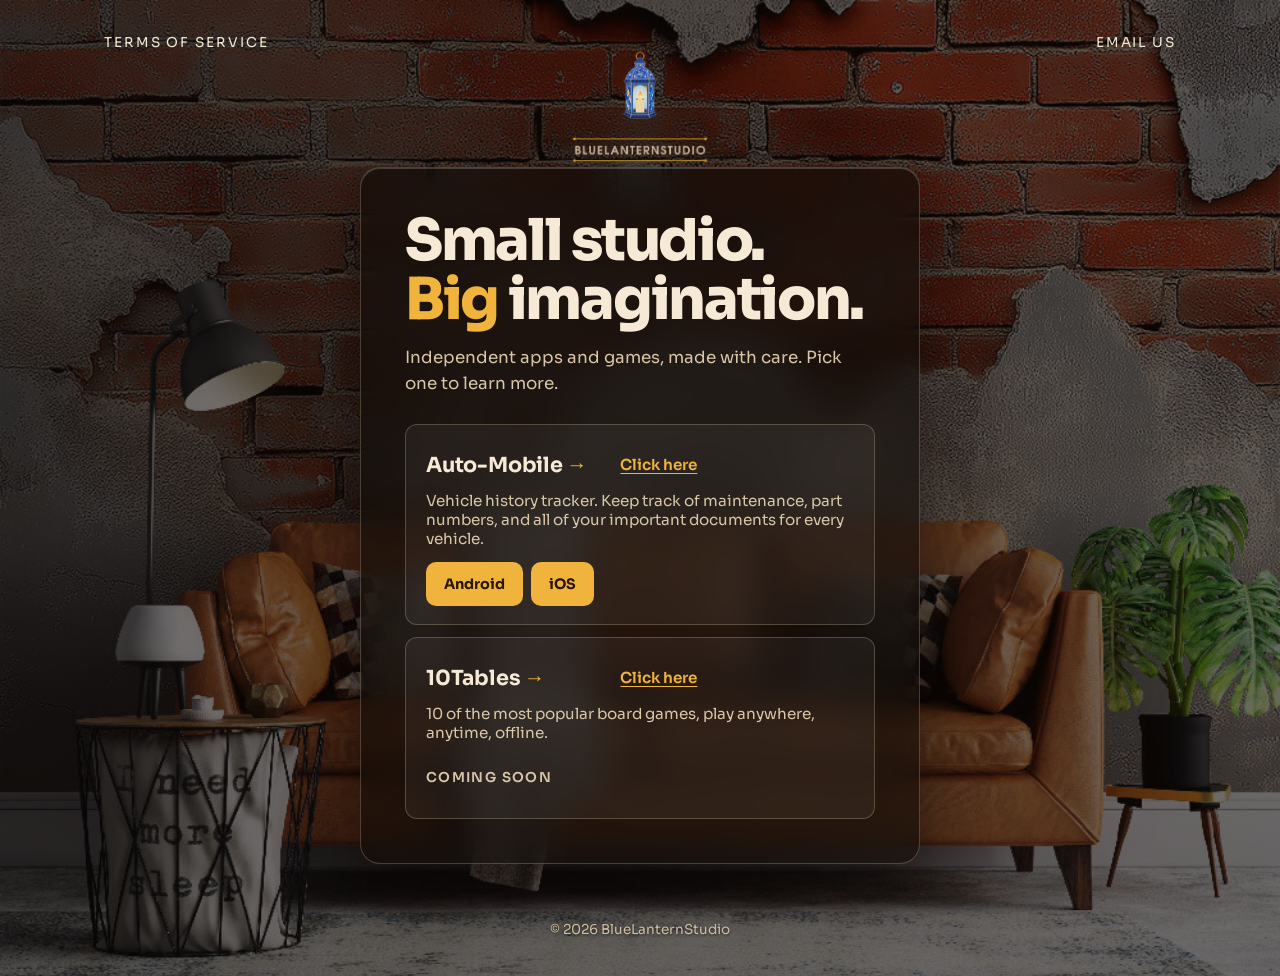
<file: index.html>
<!doctype html>
<html lang="en">
<head>
  <meta charset="utf-8">
  <meta name="viewport" content="width=device-width, initial-scale=1">
  <title>Blue Lantern Studio</title>
  <link rel="icon" href="favicon.png">
  <meta name="description" content="Blue Lantern Studio is an independent studio making apps and games, starting with Auto-Mobile.">
  <meta name="theme-color" content="#000000">
  <link rel="canonical" href="https://bluelanternstudio.com/">
  <meta property="og:type" content="website">
  <meta property="og:site_name" content="Blue Lantern Studio">
  <meta property="og:title" content="Blue Lantern Studio">
  <meta property="og:description" content="An independent studio making apps and games, starting with Auto-Mobile.">
  <meta property="og:url" content="https://bluelanternstudio.com/">
  <meta property="og:image" content="https://bluelanternstudio.com/img/og-share.jpg">
  <meta name="twitter:card" content="summary_large_image">
<style>
@font-face { font-family: "Sora"; font-weight: 100 800; font-display: swap; src: url("fonts/Sora.ttf") format("truetype"); }
:root { --ink:#f6ead6; --muted:#d9c7a8; --gold:#f0b43c; --glass:rgba(16,10,8,.62); --edge:rgba(255,235,200,.22); }
* { box-sizing:border-box; }
html { background:#120a07; }
body { margin:0; min-height:100dvh; font-family:"Sora",sans-serif; color:var(--ink); display:flex; flex-direction:column;
  background: linear-gradient(rgba(14,8,5,.6), rgba(14,8,5,.6)), url(img/landing-bg-sofa.jpg) 70% 60% / cover no-repeat fixed; }
.skip { position:absolute; left:-999px; } .skip:focus { left:16px; top:16px; background:#fff; color:#000; padding:8px 12px; z-index:9; }
a { color:inherit; } a:focus-visible { outline:3px solid var(--gold); outline-offset:3px; border-radius:8px; }
.wrap { width:min(1120px,100%); margin:0 auto; padding:0 24px; }
header { position:relative; display:flex; justify-content:center; align-items:center; padding-top:20px; font-size:.85rem; letter-spacing:.14em; text-transform:uppercase; }
header img { height:144px; margin-bottom:-29px; width:auto; } header a.mail, header a.terms { position:absolute; right:0; top:20px; min-height:44px; display:inline-flex; align-items:center; text-decoration:none; transition:color .2s; } header a.terms { right:auto; left:0; } header a.mail:hover, header a.terms:hover { color:var(--gold); }
main { flex:1; display:flex; align-items:center; justify-content:center; padding-block:32px; }
.panel { width:min(560px,100%); padding:clamp(24px,4vw,44px); background:var(--glass); border:1px solid var(--edge); border-radius:20px; box-shadow: inset 0 1px 0 rgba(255,255,255,.18), 0 24px 60px rgba(10,4,2,.55); -webkit-backdrop-filter:blur(16px); backdrop-filter:blur(16px); }
h1 { margin:0; font-weight:800; font-size:clamp(2.2rem,5.2vw,3.6rem); line-height:1.02; letter-spacing:-.04em; text-wrap:balance; }
h1 em { font-style:normal; color:var(--gold); }
.lede { margin:16px 0 28px; color:var(--muted); font-size:1.05rem; line-height:1.5; }
.app { display:block; padding:18px 20px; margin-top:12px; border:1px solid var(--edge); border-radius:12px; background:rgba(255,255,255,.05); transition:background .2s, border-color .2s; }
.app:hover { background:rgba(255,255,255,.1); border-color:rgba(240,180,60,.6); }
.ttl { display:flex; align-items:center; flex-wrap:wrap; gap:0 20px; } .ttl h2 { min-width:10.9rem; } .go { min-height:44px; display:inline-flex; align-items:center; color:var(--gold); font-weight:600; font-size:.95rem; text-underline-offset:.2em; transition:filter .2s; } .go:hover { filter:brightness(1.2); }
.app h2 { margin:0; font-size:1.3rem; letter-spacing:-.01em; } .app h2 a { text-decoration:none; } .app h2 a::after { content:" \2192"; color:var(--gold); }
.app p { margin:4px 0 0; color:var(--muted); font-size:.95rem; }
.btns { display:flex; gap:8px; margin-top:14px; }
.btn { min-height:44px; padding:0 18px; display:inline-flex; align-items:center; border-radius:10px; background:var(--gold); color:#2a1604; text-decoration:none; font-weight:700; font-size:.9rem; transition:filter .2s, transform .1s; }
.btn:hover { filter:brightness(1.1); } .btn:active { transform:scale(.97); }
.soon { display:inline-block; margin-top:14px; min-height:44px; line-height:44px; font-size:.85rem; letter-spacing:.1em; text-transform:uppercase; color:var(--muted); font-weight:600; }
footer { padding:12px 0 24px; } .f { display:flex; flex-wrap:wrap; justify-content:center; font-size:.85rem; color:var(--muted); text-shadow:0 1px 3px rgba(0,0,0,.6); }
.f nav { display:flex; flex-wrap:wrap; gap:0 20px; } .f a, .f p { min-height:44px; display:inline-flex; align-items:center; margin:0; text-decoration:none; } .f a:hover { color:var(--ink); }
.mbr { display:none; }
@media (max-width:700px){ .mbr { display:inline; } header a.terms { line-height:1.3; } body { background-position:62% 60%; } main { align-items:flex-start; } }
@media (prefers-reduced-motion:reduce){ * { transition:none !important; } }
</style></head><body>
<a class="skip" href="#main">Skip to content</a>
<div class="wrap"><header><a class="terms" href="terms-of-service.html">Terms of <br class="mbr">Service</a><img src="img/logo-lantern-tan.png" alt="Blue Lantern Studio logo"><a class="mail" href="mailto:bluelanternstudio32@gmail.com">Email us</a></header></div>
<div class="wrap" style="flex:1;display:flex;width:100%"><main id="main" style="width:100%">
  <div class="panel">
    <h1>Small studio. <em>Big</em> imagination.</h1>
    <p class="lede">Independent apps and games, made with care. Pick one to learn more.</p>
    <div class="app"><div class="ttl"><h2><a href="index-new.html">Auto-Mobile</a></h2><a class="go" href="index-new.html">Click here</a></div><p>Vehicle history tracker. Keep track of maintenance, part numbers, and all of your important documents for every vehicle.</p>
      <div class="btns"><a class="btn" href="https://play.google.com/store/apps/details?id=com.automobile1app.app">Android</a><a class="btn" href="https://apps.apple.com/ca/app/auto-mobile-vehicle-tracker/id6802762195">iOS</a></div></div>
    <div class="app"><div class="ttl"><h2><a href="10tables.html">10Tables</a></h2><a class="go" href="10tables.html">Click here</a></div><p>10 of the most popular board games, play anywhere, anytime, offline.</p><span class="soon">Coming soon</span></div>
  </div>
</main></div>
<div class="wrap"><footer><div class="f"><p>&copy; 2026 BlueLanternStudio</p></div></footer></div>
</body></html>
</file>
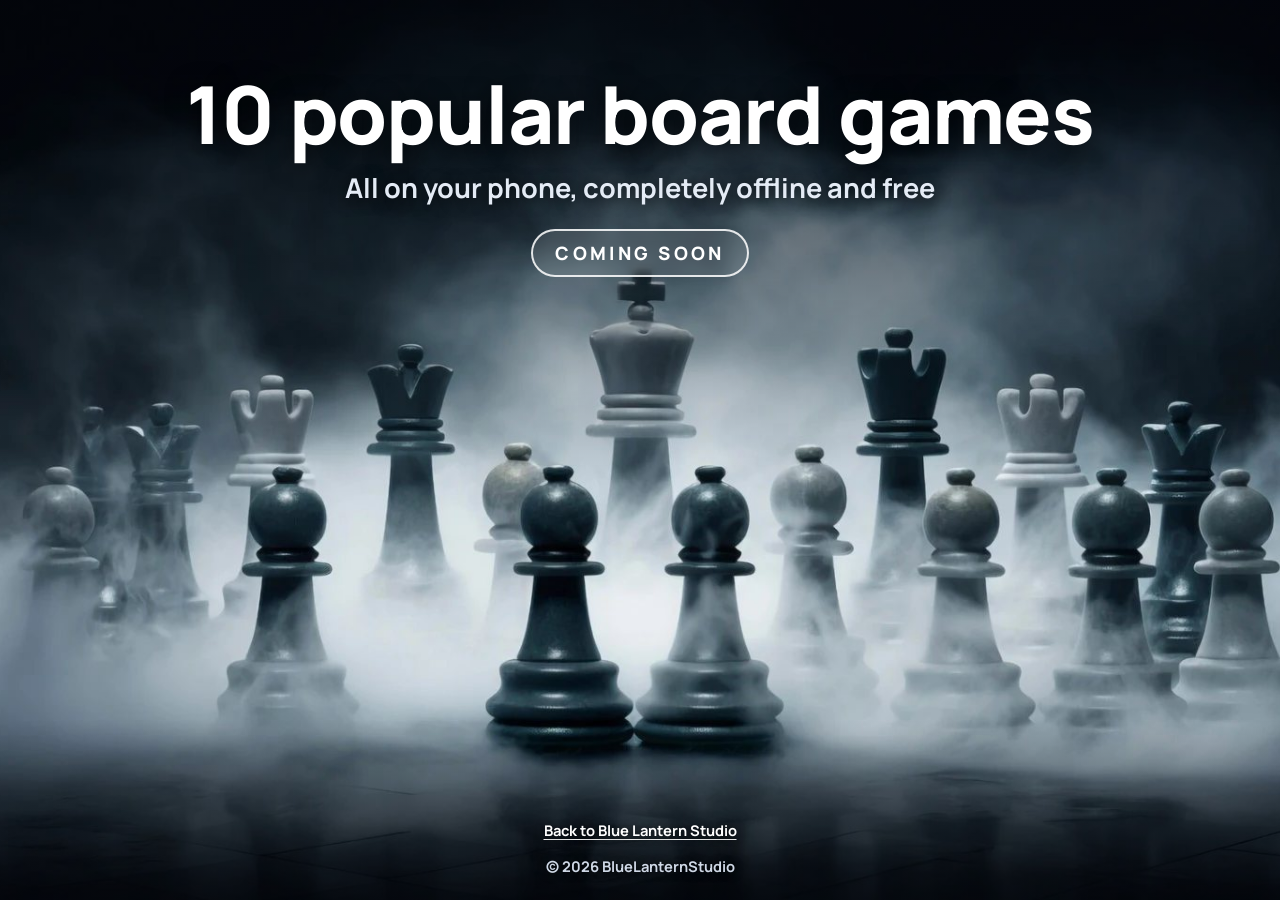
<file: 10tables.html>
<!doctype html>
<html lang="en">
<head>
  <meta charset="utf-8">
  <meta name="viewport" content="width=device-width, initial-scale=1">
  <title>10Tables | Blue Lantern Studio</title>
  <link rel="icon" href="favicon.png">
  <meta name="description" content="10 popular board games, all on your phone, completely offline and free. Coming soon.">
  <meta name="theme-color" content="#05080f">
  <meta property="og:type" content="website">
  <meta property="og:site_name" content="Blue Lantern Studio">
  <meta property="og:title" content="10Tables">
  <meta property="og:description" content="10 popular board games, all on your phone, completely offline and free. Coming soon.">
  <meta property="og:image" content="https://bluelanternstudio.com/img/10tables-bg.jpg">
  <meta name="twitter:card" content="summary_large_image">
  <style>
    @font-face { font-family: "Manrope"; font-weight: 700; font-display: swap; src: url("fonts/Manrope-Bold.ttf") format("truetype"); }
    @font-face { font-family: "Manrope"; font-weight: 800; font-display: swap; src: url("fonts/Manrope-ExtraBold.ttf") format("truetype"); }

    * { box-sizing: border-box; }

    html, body { margin: 0; min-height: 100%; background: #05080f; }

    body {
      font-family: "Manrope", system-ui, -apple-system, "Segoe UI", Roboto, Arial, sans-serif;
      color: #fff;
    }

    /* One full-screen scene: the chess pieces in the fog, with the words along the top. */
    .scene {
      position: relative;
      min-height: 100vh;
      min-height: 100dvh;
      display: flex;
      flex-direction: column;
      align-items: center;
      overflow: hidden;
      background: #05080f url("img/10tables-bg.jpg") center 62% / cover no-repeat;
    }

    /* Darkens the top so the words stay readable, and the very bottom for the footer line. */
    .scene::before {
      content: "";
      position: absolute;
      inset: 0;
      background:
        linear-gradient(to bottom, rgba(3, 6, 12, 0.72) 0%, rgba(3, 6, 12, 0.35) 30%, rgba(3, 6, 12, 0) 52%),
        linear-gradient(to top, rgba(3, 6, 12, 0.7) 0%, rgba(3, 6, 12, 0) 20%);
      pointer-events: none;
    }

    .top {
      position: relative;
      z-index: 1;
      width: 100%;
      max-width: 1100px;
      padding: clamp(36px, 8vh, 96px) 20px 0;
      text-align: center;
    }

    h1 {
      margin: 0;
      font-weight: 800;
      font-size: clamp(2.2rem, 7vw, 5rem);
      line-height: 1.05;
      letter-spacing: -0.015em;
      text-wrap: balance;
      text-shadow: 0 2px 24px rgba(0, 0, 0, 0.6);
    }

    .lead {
      margin: 14px auto 0;
      max-width: 34ch;
      font-weight: 700;
      font-size: clamp(1.05rem, 2.6vw, 1.7rem);
      line-height: 1.35;
      color: #e4ebf5;
      text-shadow: 0 2px 16px rgba(0, 0, 0, 0.7);
      text-wrap: balance;
    }

    .soon {
      display: inline-block;
      margin-top: 22px;
      padding: 9px 22px;
      border: 2px solid rgba(255, 255, 255, 0.85);
      border-radius: 999px;
      background: rgba(255, 255, 255, 0.1);
      -webkit-backdrop-filter: blur(6px);
      backdrop-filter: blur(6px);
      font-weight: 800;
      font-size: clamp(0.85rem, 1.9vw, 1.15rem);
      letter-spacing: 0.18em;
      text-transform: uppercase;
    }

    .foot {
      position: relative;
      z-index: 1;
      margin-top: auto;
      padding: 28px 20px calc(24px + env(safe-area-inset-bottom, 0px));
      display: flex;
      flex-direction: column;
      align-items: center;
      gap: 4px;
      font-size: 0.92rem;
      font-weight: 700;
      color: #cfd8e6;
      text-shadow: 0 1px 8px rgba(0, 0, 0, 0.8);
    }
    .foot a, .foot a:visited { color: #fff; text-underline-offset: 0.2em; display: inline-flex; align-items: center; min-height: 44px; }
    .foot a:hover, .foot a:focus-visible { color: #ffdead; }

    @media (prefers-reduced-motion: no-preference) {
      @keyframes rise { from { opacity: 0; translate: 0 18px; } to { opacity: 1; translate: 0 0; } }
      h1 { animation: rise 1s cubic-bezier(0.16, 1, 0.3, 1) both; }
      .lead { animation: rise 1s cubic-bezier(0.16, 1, 0.3, 1) 0.18s both; }
      .soon { animation: rise 1s cubic-bezier(0.16, 1, 0.3, 1) 0.36s both; }
    }

    @media (max-width: 700px) {
      .scene { background-position: 50% 70%; }
      .scene::before {
        background:
          linear-gradient(to bottom, rgba(3, 6, 12, 0.8) 0%, rgba(3, 6, 12, 0.4) 38%, rgba(3, 6, 12, 0) 60%),
          linear-gradient(to top, rgba(3, 6, 12, 0.7) 0%, rgba(3, 6, 12, 0) 20%);
      }
    }
  </style>
</head>
<body>
  <main class="scene">
    <header class="top">
      <h1>10 popular board games</h1>
      <p class="lead">All on your phone, completely offline and free</p>
      <span class="soon">Coming soon</span>
    </header>
    <footer class="foot">
      <a href="index.html">Back to Blue Lantern Studio</a>
      <span>&copy; 2026 BlueLanternStudio</span>
    </footer>
  </main>
</body>
</html>
</file>
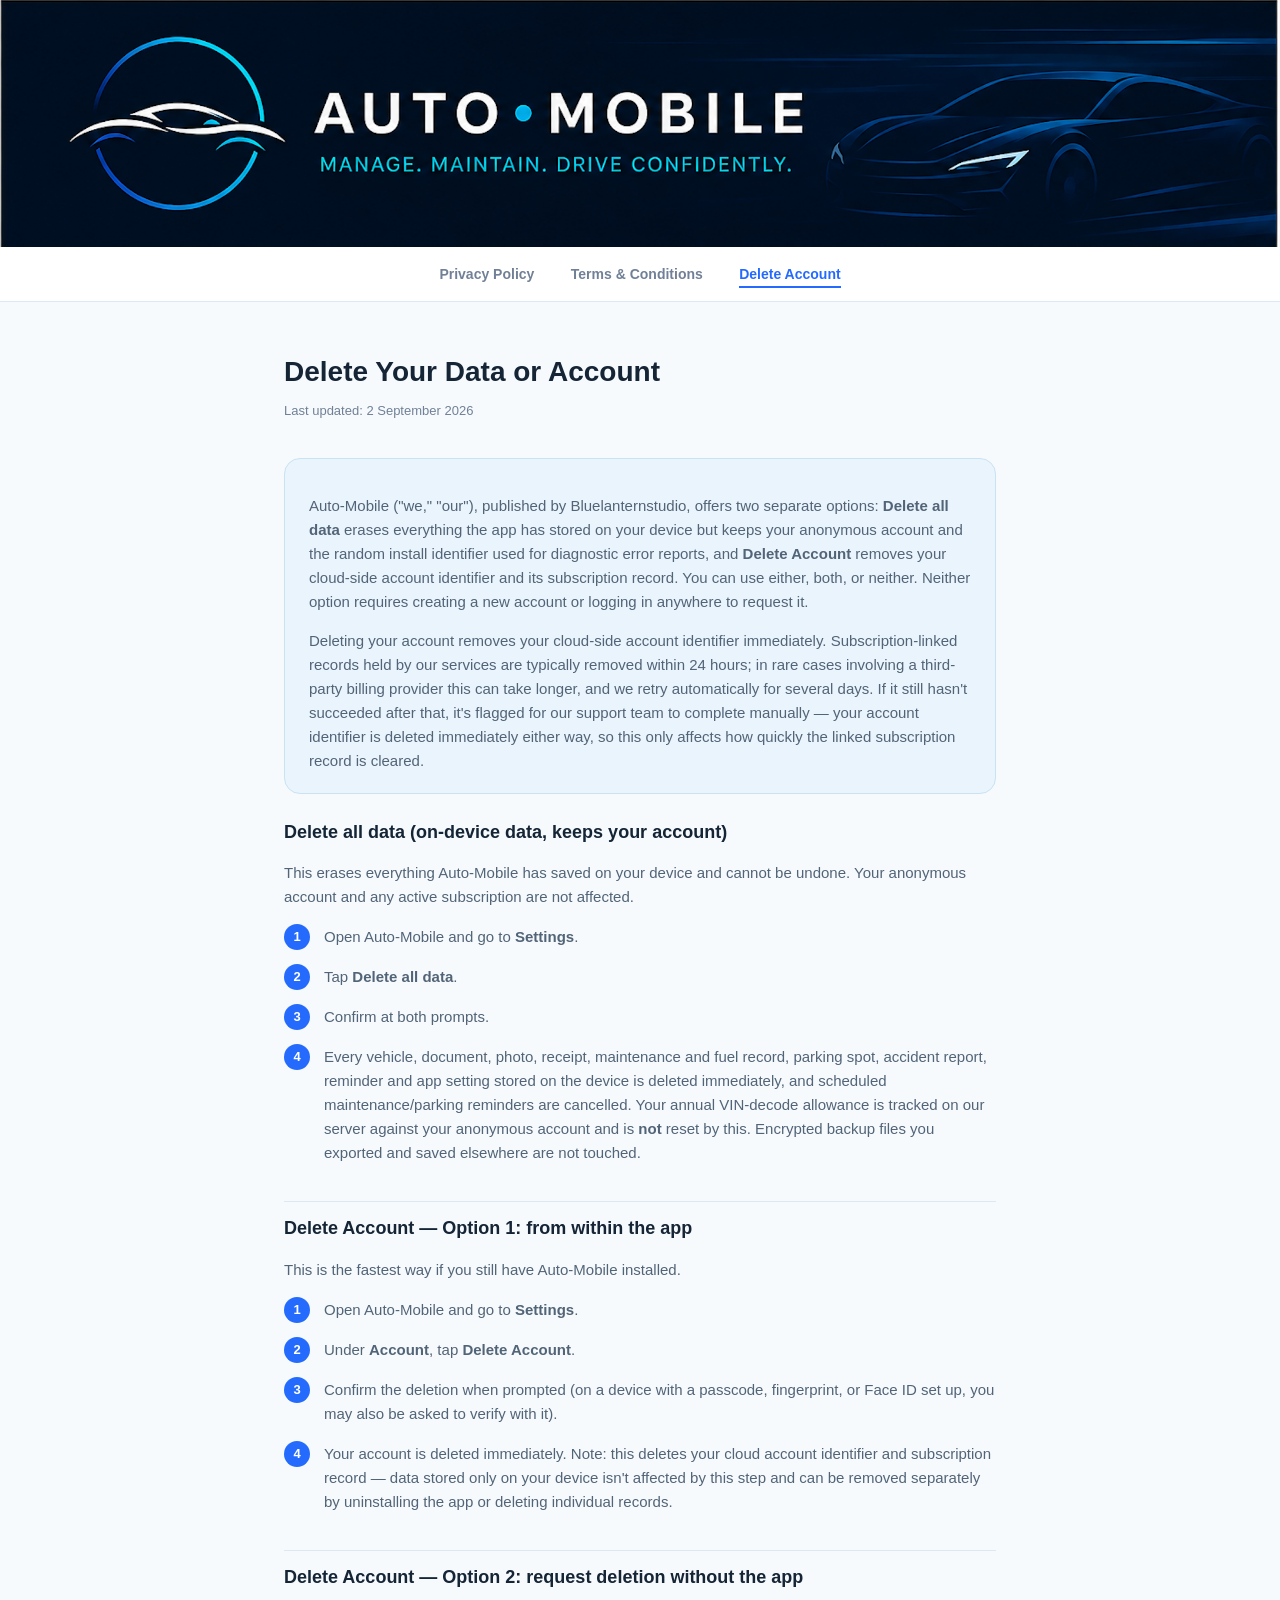
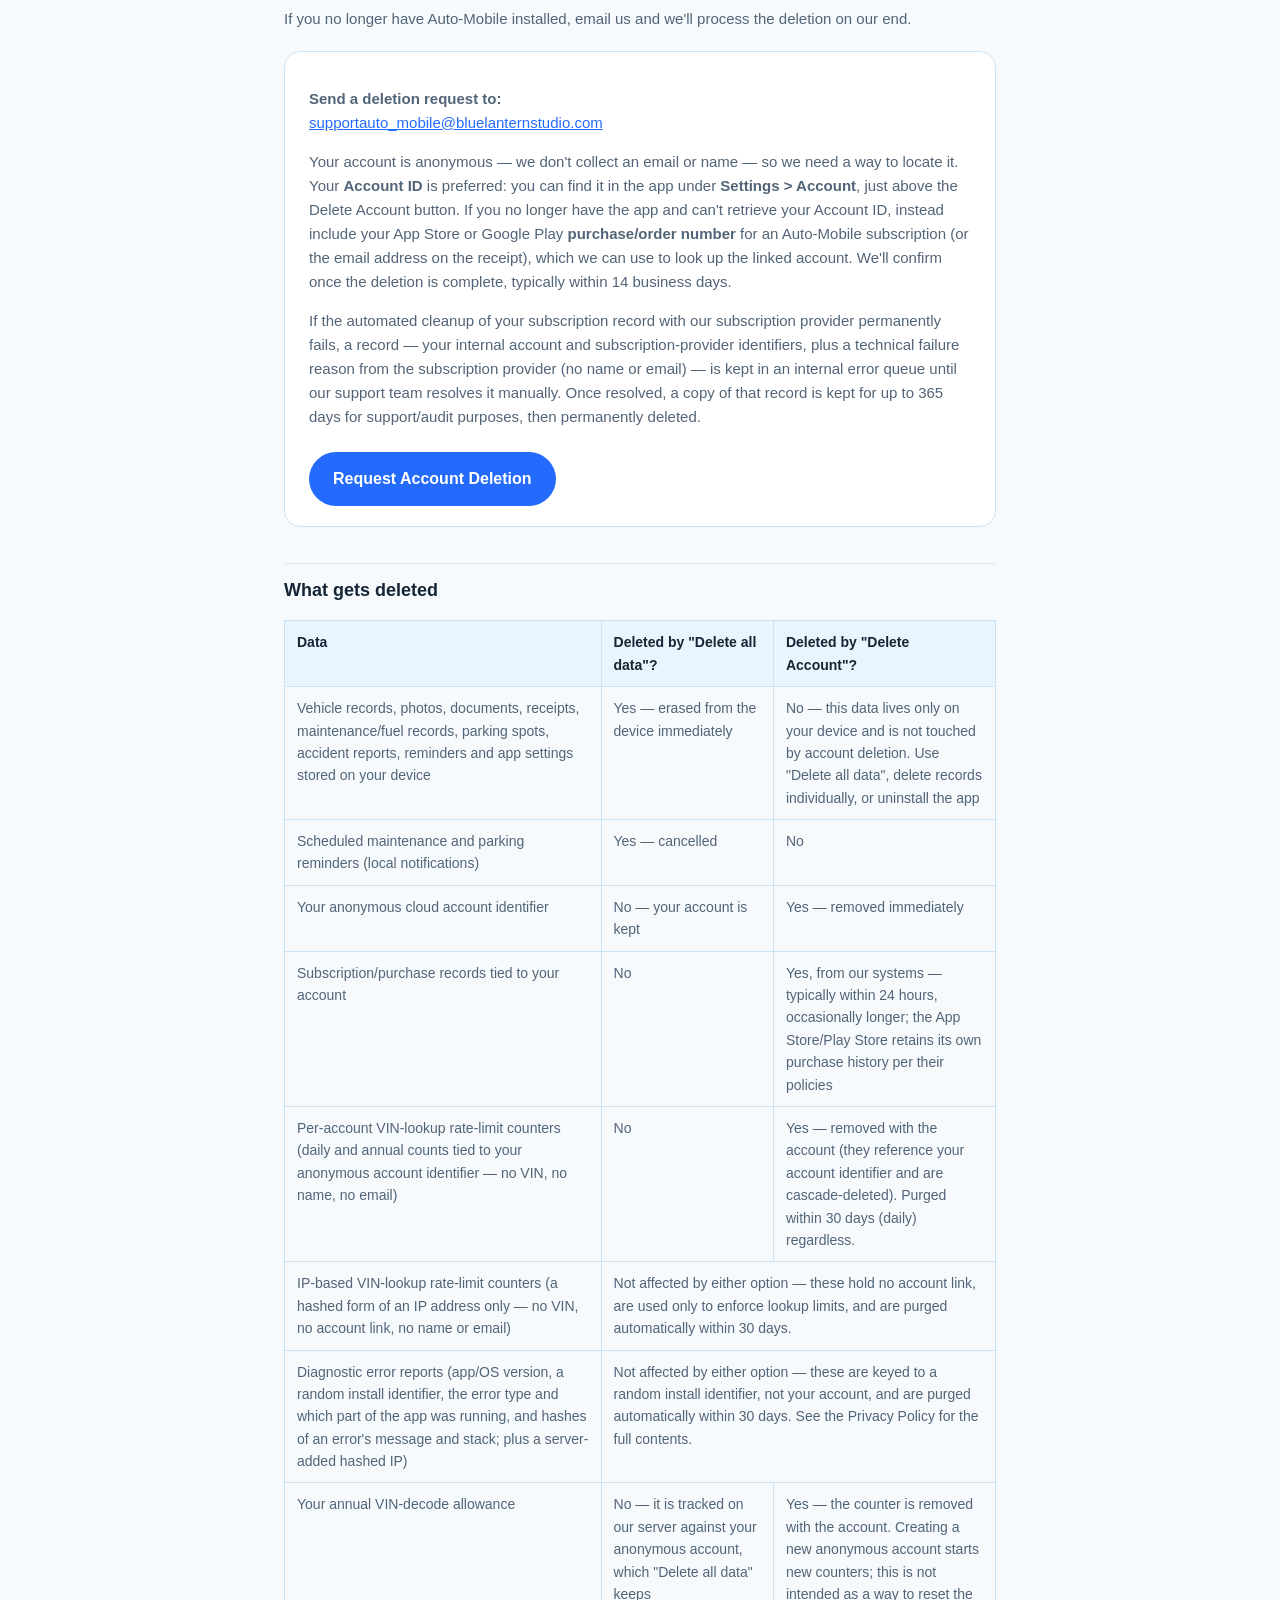
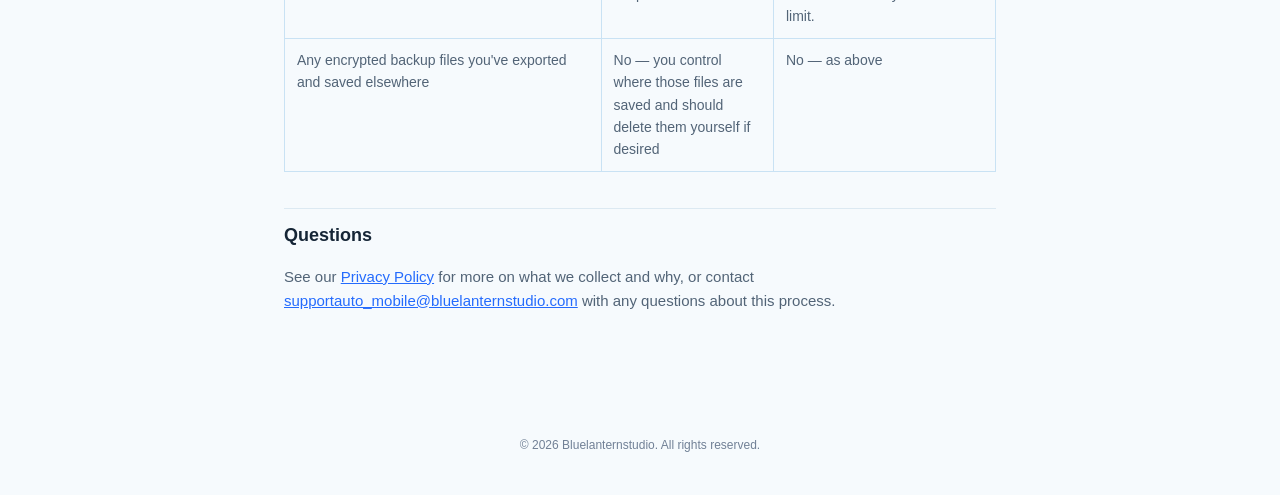
<file: delete-account.html>
<!DOCTYPE html>
<html lang="en">
<head>
<meta charset="UTF-8">
<meta name="viewport" content="width=device-width, initial-scale=1.0">
<title>Delete Your Data or Account — Auto-Mobile</title>
<link rel="icon" href="favicon.png">
<link rel="stylesheet" href="shared.css">
</head>
<body>

<div class="header-banner">
  <img src="logo.png" alt="Auto-Mobile — Manage. Maintain. Drive Confidently.">
</div>
<div class="page-nav">
  <a href="privacy-policy.html">Privacy Policy</a>
  <a href="terms-and-conditions.html">Terms &amp; Conditions</a>
  <a href="delete-account.html" class="active">Delete Account</a>
</div>

<main>
  <h1>Delete Your Data or Account</h1>
  <p class="updated">Last updated: 2 September 2026</p>

  <div class="card info">
    <p>Auto-Mobile ("we," "our"), published by Bluelanternstudio, offers two separate options: <strong>Delete all data</strong> erases everything the app has stored on your device but keeps your anonymous account and the random install identifier used for diagnostic error reports, and <strong>Delete Account</strong> removes your cloud-side account identifier and its subscription record. You can use either, both, or neither. Neither option requires creating a new account or logging in anywhere to request it.</p>
    <p>Deleting your account removes your cloud-side account identifier immediately. Subscription-linked records held by our services are typically removed within 24 hours; in rare cases involving a third-party billing provider this can take longer, and we retry automatically for several days. If it still hasn't succeeded after that, it's flagged for our support team to complete manually — your account identifier is deleted immediately either way, so this only affects how quickly the linked subscription record is cleared.</p>
  </div>

  <h2>Delete all data (on-device data, keeps your account)</h2>
  <p>This erases everything Auto-Mobile has saved on your device and cannot be undone. Your anonymous account and any active subscription are not affected.</p>
  <ol class="step-list">
    <li>Open Auto-Mobile and go to <strong>Settings</strong>.</li>
    <li>Tap <strong>Delete all data</strong>.</li>
    <li>Confirm at both prompts.</li>
    <li>Every vehicle, document, photo, receipt, maintenance and fuel record, parking spot, accident report, reminder and app setting stored on the device is deleted immediately, and scheduled maintenance/parking reminders are cancelled. Your annual VIN-decode allowance is tracked on our server against your anonymous account and is <strong>not</strong> reset by this. Encrypted backup files you exported and saved elsewhere are not touched.</li>
  </ol>

  <h2>Delete Account &mdash; Option 1: from within the app</h2>
  <p>This is the fastest way if you still have Auto-Mobile installed.</p>
  <ol class="step-list">
    <li>Open Auto-Mobile and go to <strong>Settings</strong>.</li>
    <li>Under <strong>Account</strong>, tap <strong>Delete Account</strong>.</li>
    <li>Confirm the deletion when prompted (on a device with a passcode, fingerprint, or Face ID set up, you may also be asked to verify with it).</li>
    <li>Your account is deleted immediately. Note: this deletes your cloud account identifier and subscription record — data stored only on your device isn't affected by this step and can be removed separately by uninstalling the app or deleting individual records.</li>
  </ol>

  <h2>Delete Account &mdash; Option 2: request deletion without the app</h2>
  <p>If you no longer have Auto-Mobile installed, email us and we'll process the deletion on our end.</p>
  <div class="card">
    <p><strong>Send a deletion request to:</strong><br>
    <a href="mailto:supportauto_mobile@bluelanternstudio.com?subject=Account%20Deletion%20Request">supportauto_mobile@bluelanternstudio.com</a></p>
    <p>Your account is anonymous — we don't collect an email or name — so we need a way to locate it. Your <strong>Account ID</strong> is preferred: you can find it in the app under <strong>Settings &gt; Account</strong>, just above the Delete Account button. If you no longer have the app and can't retrieve your Account ID, instead include your App Store or Google Play <strong>purchase/order number</strong> for an Auto-Mobile subscription (or the email address on the receipt), which we can use to look up the linked account. We'll confirm once the deletion is complete, typically within 14 business days.</p>
    <p>If the automated cleanup of your subscription record with our subscription provider permanently fails, a record — your internal account and subscription-provider identifiers, plus a technical failure reason from the subscription provider (no name or email) — is kept in an internal error queue until our support team resolves it manually. Once resolved, a copy of that record is kept for up to 365 days for support/audit purposes, then permanently deleted.</p>
    <a class="button" href="mailto:supportauto_mobile@bluelanternstudio.com?subject=Account%20Deletion%20Request">Request Account Deletion</a>
  </div>

  <h2>What gets deleted</h2>
  <table>
    <tr><th>Data</th><th>Deleted by "Delete all data"?</th><th>Deleted by "Delete Account"?</th></tr>
    <tr><td>Vehicle records, photos, documents, receipts, maintenance/fuel records, parking spots, accident reports, reminders and app settings stored on your device</td><td>Yes — erased from the device immediately</td><td>No — this data lives only on your device and is not touched by account deletion. Use "Delete all data", delete records individually, or uninstall the app</td></tr>
    <tr><td>Scheduled maintenance and parking reminders (local notifications)</td><td>Yes — cancelled</td><td>No</td></tr>
    <tr><td>Your anonymous cloud account identifier</td><td>No — your account is kept</td><td>Yes — removed immediately</td></tr>
    <tr><td>Subscription/purchase records tied to your account</td><td>No</td><td>Yes, from our systems — typically within 24 hours, occasionally longer; the App Store/Play Store retains its own purchase history per their policies</td></tr>
    <tr><td>Per-account VIN-lookup rate-limit counters (daily and annual counts tied to your anonymous account identifier — no VIN, no name, no email)</td><td>No</td><td>Yes — removed with the account (they reference your account identifier and are cascade-deleted). Purged within 30 days (daily) regardless.</td></tr>
    <tr><td>IP-based VIN-lookup rate-limit counters (a hashed form of an IP address only — no VIN, no account link, no name or email)</td><td colspan="2">Not affected by either option — these hold no account link, are used only to enforce lookup limits, and are purged automatically within 30 days.</td></tr>
    <tr><td>Diagnostic error reports (app/OS version, a random install identifier, the error type and which part of the app was running, and hashes of an error's message and stack; plus a server-added hashed IP)</td><td colspan="2">Not affected by either option — these are keyed to a random install identifier, not your account, and are purged automatically within 30 days. See the Privacy Policy for the full contents.</td></tr>
    <tr><td>Your annual VIN-decode allowance</td><td>No — it is tracked on our server against your anonymous account, which "Delete all data" keeps</td><td>Yes — the counter is removed with the account. Creating a new anonymous account starts new counters; this is not intended as a way to reset the limit.</td></tr>
    <tr><td>Any encrypted backup files you've exported and saved elsewhere</td><td>No — you control where those files are saved and should delete them yourself if desired</td><td>No — as above</td></tr>
  </table>

  <h2>Questions</h2>
  <p>See our <a href="privacy-policy.html">Privacy Policy</a> for more on what we collect and why, or contact <a href="mailto:supportauto_mobile@bluelanternstudio.com">supportauto_mobile@bluelanternstudio.com</a> with any questions about this process.</p>
</main>

<footer>
  © 2026 Bluelanternstudio. All rights reserved.
</footer>

</body>
</html>
</file>
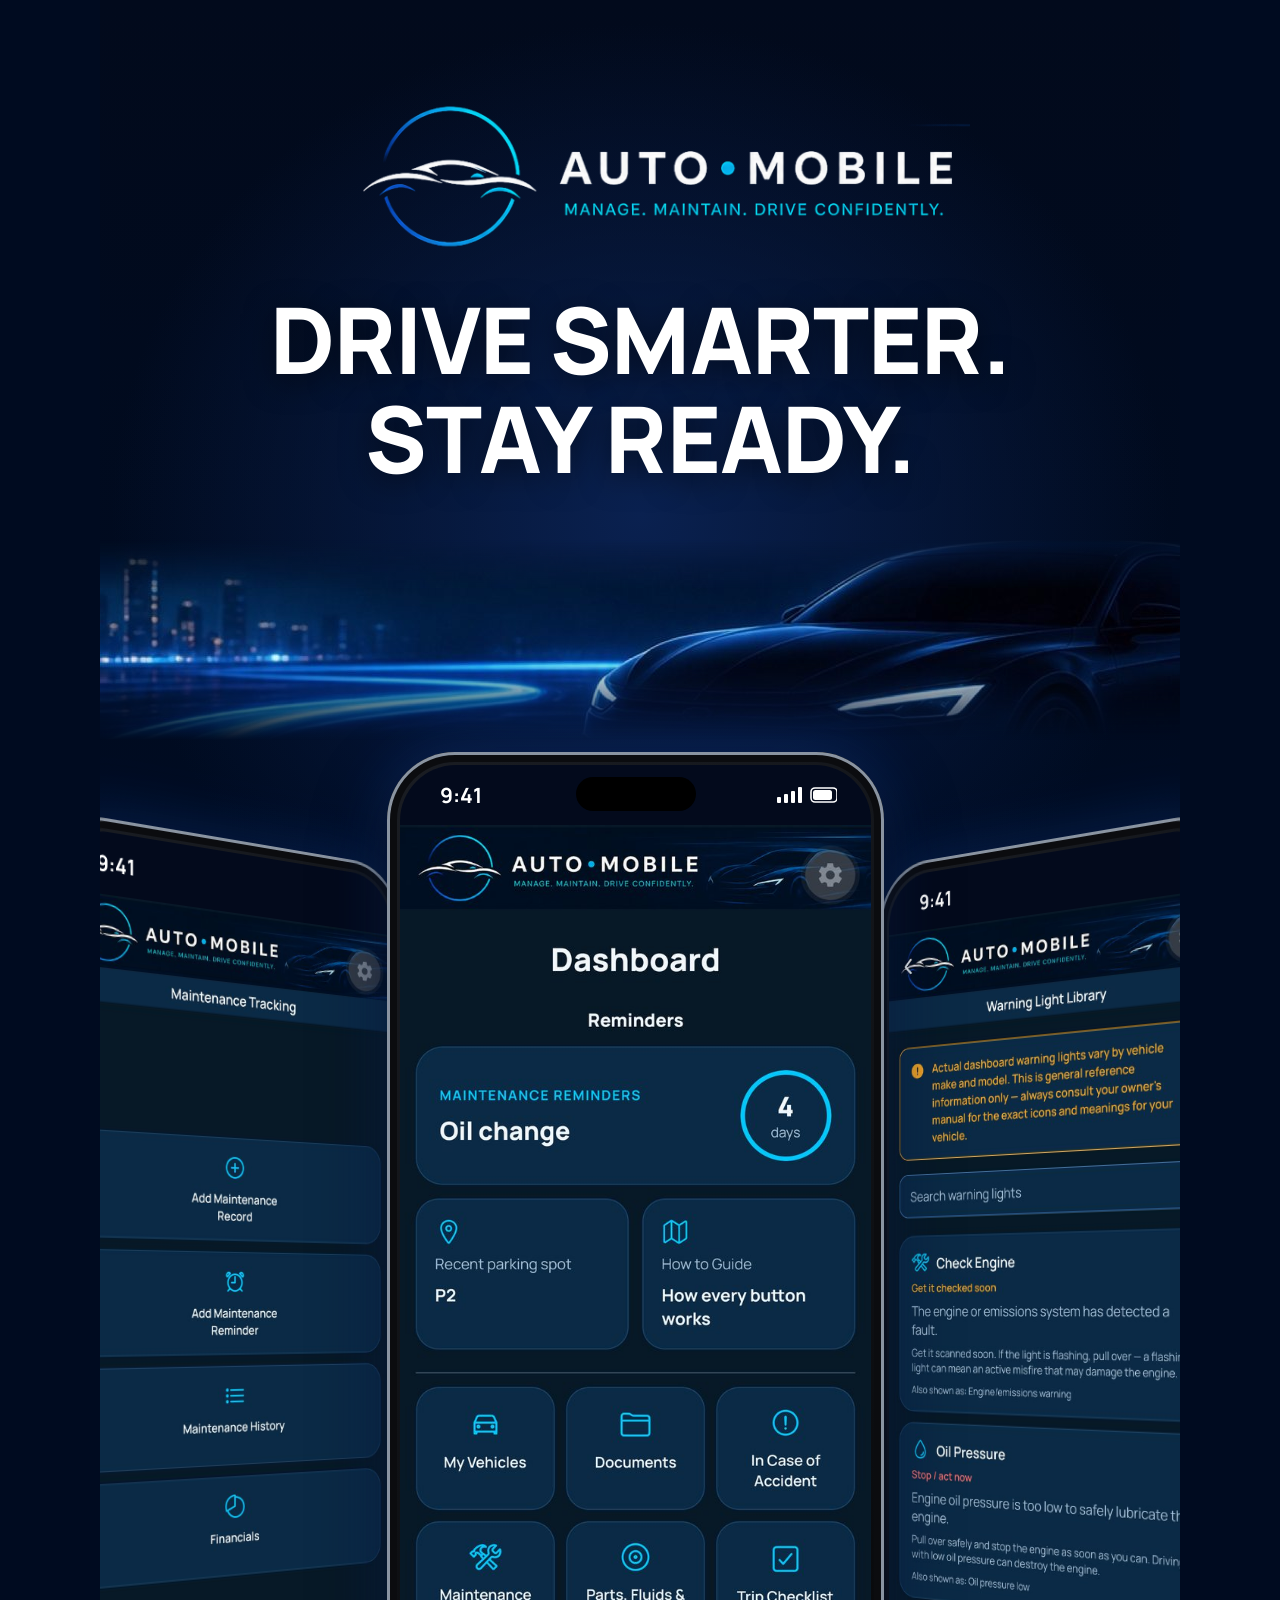
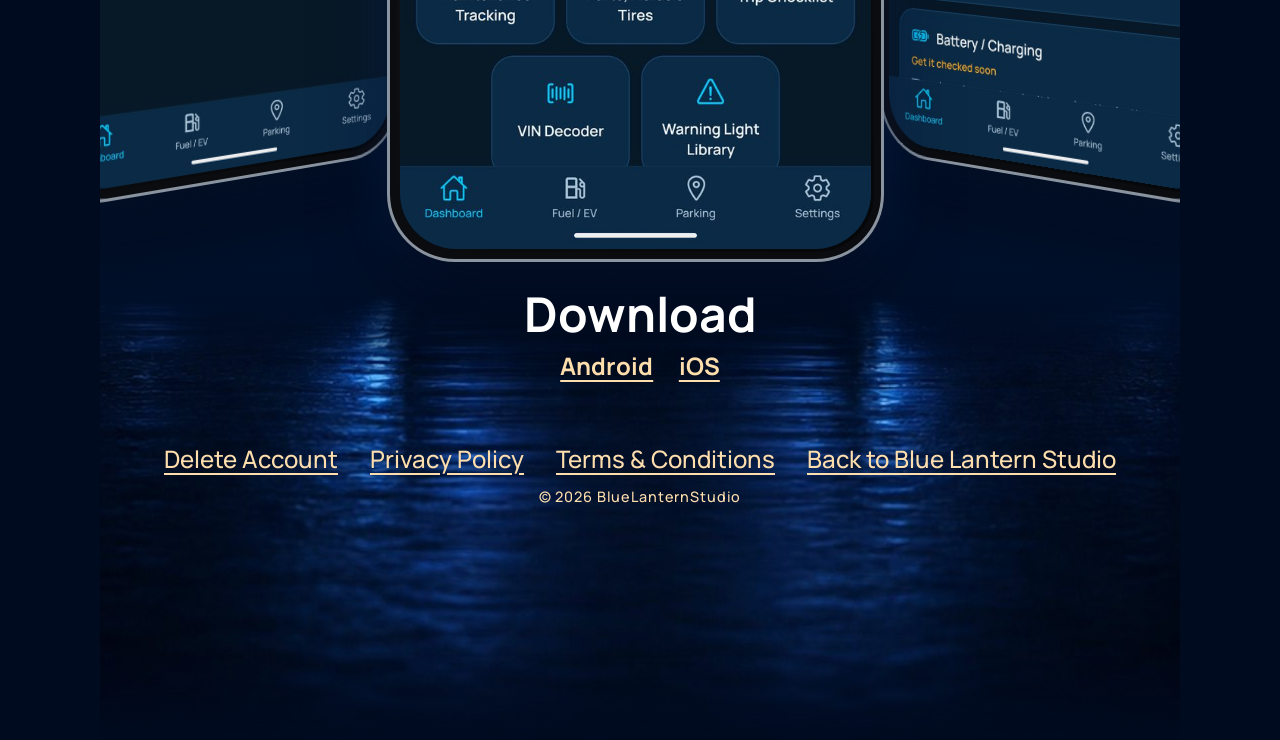
<file: index-new.html>
<!doctype html>
<html lang="en">
<head>
  <meta charset="utf-8">
  <meta name="viewport" content="width=device-width, initial-scale=1">
  <title>Auto-Mobile | Drive Smarter. Stay Ready.</title>
  <link rel="icon" href="favicon.png">
  <meta name="description" content="Auto-Mobile is a vehicle maintenance app: fuel, maintenance, documents, parking and warning lights in one place.">
  <meta name="theme-color" content="#000b20">
  <style>
    @font-face { font-family: "Manrope"; font-weight: 500; font-display: swap; src: url("fonts/Manrope-Medium.ttf") format("truetype"); }
    @font-face { font-family: "Manrope"; font-weight: 700; font-display: swap; src: url("fonts/Manrope-Bold.ttf") format("truetype"); }
    @font-face { font-family: "Manrope"; font-weight: 800; font-display: swap; src: url("fonts/Manrope-ExtraBold.ttf") format("truetype"); }

    * { box-sizing: border-box; }

    html, body {
      margin: 0;
      min-height: 100%;
      background: #000b20;
    }

    body { font-family: "Manrope", system-ui, -apple-system, "Segoe UI", Roboto, Arial, sans-serif; }

    /* The stage is drawn on a 1080 x 2340 canvas and scales with the page width.
       --u is one canvas pixel. */
    .stage {
      --u: calc(100cqw / 1080);
      container-type: inline-size;
      position: relative;
      width: 100%;
      max-width: 1080px;
      aspect-ratio: 1080 / 2340;
      margin: 0 auto;
      overflow: hidden;
      background:
        radial-gradient(ellipse 70% 30% at 50% 22%, #0a2150 0%, rgba(10, 33, 80, 0) 70%),
        linear-gradient(#020a1c 0%, #000b20 30%, #00112e 70%, #000b20 100%);
    }

    .scene, .floor {
      position: absolute;
      left: 0;
      width: 100%;
      display: block;
      pointer-events: none;
    }
    .scene {
      top: calc(var(--u) * 540);
      height: calc(var(--u) * 200);
      -webkit-mask-image: linear-gradient(to bottom, transparent, #000 25%, #000 60%, transparent);
      mask-image: linear-gradient(to bottom, transparent, #000 25%, #000 60%, transparent);
    }
    .floor {
      top: calc(var(--u) * 1895);
      height: calc(var(--u) * 445);
      -webkit-mask-image: linear-gradient(to bottom, transparent, #000 18%, #000 80%, transparent);
      mask-image: linear-gradient(to bottom, transparent, #000 18%, #000 80%, transparent);
    }

    .glow {
      position: absolute;
      left: 50%;
      top: calc(var(--u) * 900);
      width: calc(var(--u) * 1000);
      height: calc(var(--u) * 1000);
      transform: translateX(-50%);
      background: radial-gradient(circle, rgba(36, 107, 253, 0.28) 0%, rgba(36, 107, 253, 0) 62%);
      pointer-events: none;
    }

    .brand {
      position: absolute;
      left: calc(var(--u) * 210);
      top: calc(var(--u) * 80);
      width: calc(var(--u) * 660);
      height: auto;
      display: block;
      mix-blend-mode: screen;
    }

    h1 {
      position: absolute;
      left: 0;
      right: 0;
      top: calc(var(--u) * 290);
      margin: 0;
      text-align: center;
      color: #fff;
      font-weight: 800;
      font-size: calc(var(--u) * 92);
      line-height: 1.08;
      letter-spacing: -0.01em;
      text-transform: uppercase;
      text-shadow: 0 calc(var(--u) * 6) calc(var(--u) * 30) rgba(0, 0, 0, 0.55);
    }

    /* Phones */
    .phone {
      position: absolute;
      background: linear-gradient(145deg, #1a1d23, #050608);
      box-shadow:
        inset 0 0 0 calc(var(--u) * 3) #8a94a1,
        inset 0 0 0 calc(var(--u) * 10) #0b0c0f,
        0 calc(var(--u) * 30) calc(var(--u) * 70) rgba(0, 0, 0, 0.6),
        0 0 calc(var(--u) * 60) rgba(36, 107, 253, 0.25);
    }
    .screen {
      position: absolute;
      inset: calc(var(--u) * 13);
      overflow: hidden;
      background: #030a1c;
    }
    .screen img {
      position: absolute;
      left: 0;
      bottom: 0;
      width: 100%;
      height: calc(100% - var(--u) * 60);
      object-fit: cover;
      object-position: top;
      display: block;
    }
    .status {
      position: absolute;
      left: 0;
      right: 0;
      top: 0;
      height: calc(var(--u) * 60);
      display: flex;
      align-items: center;
      justify-content: space-between;
      padding: 0 calc(var(--u) * 34) 0 calc(var(--u) * 40);
      color: #fff;
      font-weight: 700;
      font-size: calc(var(--u) * 21);
    }
    .status svg { height: calc(var(--u) * 16); width: auto; display: block; fill: #fff; }
    .island {
      position: absolute;
      left: 50%;
      top: calc(var(--u) * 12);
      width: calc(var(--u) * 120);
      height: calc(var(--u) * 34);
      transform: translateX(-50%);
      border-radius: calc(var(--u) * 20);
      background: #000;
    }

    .phone.main {
      left: calc(var(--u) * 287);
      top: calc(var(--u) * 752);
      width: calc(var(--u) * 497);
      height: calc(var(--u) * 1110);
      border-radius: calc(var(--u) * 68);
      z-index: 3;
    }
    .phone.main .screen { border-radius: calc(var(--u) * 56); }

    .phone.side {
      top: calc(var(--u) * 840);
      width: calc(var(--u) * 420);
      height: calc(var(--u) * 940);
      border-radius: calc(var(--u) * 64);
      z-index: 2;
    }
    .phone.side .screen { border-radius: calc(var(--u) * 52); }
    .phone.left {
      left: calc(var(--u) * -75);
      transform: perspective(calc(var(--u) * 1800)) rotateY(33deg);
      transform-origin: 50% 50%;
    }
    .phone.right {
      left: calc(var(--u) * 735);
      transform: perspective(calc(var(--u) * 1800)) rotateY(-33deg);
      transform-origin: 50% 50%;
    }

    .download {
      position: absolute;
      left: 4%;
      right: 4%;
      top: calc(var(--u) * 1888);
      z-index: 5;
      display: flex;
      flex-wrap: wrap;
      align-items: baseline;
      justify-content: center;
      gap: 0.5rem 1.6rem;
      text-align: center;
      font-weight: 700;
      font-size: calc(clamp(0.9rem, 2.2vw, 1.25rem) + 3pt);
    }
    .download span { color: #fff; font-size: calc(var(--u) * 48); line-height: 1.1; flex-basis: 100%; }
    .download a, .download a:visited {
      color: #FFDEAD;
      text-decoration: underline;
      text-underline-offset: 0.2em;
    }
    .download a:hover, .download a:focus-visible { color: #fff; }

    .links {
      position: absolute;
      left: 4%;
      right: 4%;
      bottom: 10%;
      z-index: 5;
      display: flex;
      flex-wrap: wrap;
      justify-content: center;
      gap: 0.75rem 2rem;
      text-align: center;
      font-size: calc(clamp(0.9rem, 2.2vw, 1.25rem) + 3pt);
    }
    .links a, .links a:visited {
      color: #FFDEAD;
      text-decoration: underline;
      text-underline-offset: 0.2em;
    }
    .links a:hover, .links a:focus-visible { color: #fff; }


    .legal { display: flex; flex-wrap: wrap; justify-content: center; gap: 0.75rem 2rem; }
    .copy { flex: 0 0 100%; margin: 0; color: #FFDEAD; font-size: 0.9rem; letter-spacing: 0.06em; }

    /* Phones and small tablets: the fixed-size text no longer fits the shrunken picture,
       so the page gets extra height and the Download and legal links stack with room. */
    @media (max-width: 900px) {
      .stage { aspect-ratio: 1080 / 2900; }
      .download { top: calc(var(--u) * 1895); gap: 0.6rem 1.6rem; }
      .download span { font-size: clamp(1.6rem, 6vw, 2.6rem); }
      .download a, .download a:visited { font-size: clamp(1.15rem, 4vw, 1.6rem); }
      .links {
        top: calc(var(--u) * 2190);
        bottom: auto;
        flex-direction: column;
        align-items: center;
        gap: 0.2rem;
        font-size: clamp(1.05rem, 3.6vw, 1.4rem);
      }
      .links a { display: inline-flex; align-items: center; min-height: 44px; }
      .legal { flex-wrap: nowrap; gap: 0 clamp(0.6rem, 3vw, 1.2rem); }
      .legal a { font-size: clamp(0.72rem, 3.3vw, 1.1rem); white-space: nowrap; }
    }
  </style>
</head>
<body>
  <main class="stage">
    <img class="scene" src="img/scene.jpg" alt="" aria-hidden="true">
    <img class="floor" src="img/floor.jpg" alt="" aria-hidden="true">
    <div class="glow" aria-hidden="true"></div>

    <img class="brand" src="img/logo-mark.png" alt="Auto-Mobile. Manage. Maintain. Drive confidently.">
    <h1>Drive Smarter.<br>Stay Ready.</h1>

    <div class="phone side left">
      <div class="screen">
        <div class="status" aria-hidden="true"><span>9:41</span></div>
        <img src="img/shot-maintenance.jpg" alt="Auto-Mobile Maintenance Tracking screen: add a record, add a reminder, history and financials.">
      </div>
    </div>

    <div class="phone side right">
      <div class="screen">
        <div class="status" aria-hidden="true"><span>9:41</span></div>
        <img src="img/shot-warning.jpg" alt="Auto-Mobile Warning Light Library screen explaining the Check Engine and Oil Pressure lights.">
      </div>
    </div>

    <div class="phone main">
      <div class="screen">
        <div class="status" aria-hidden="true">
          <span>9:41</span>
          <svg viewBox="0 0 60 16"><rect x="0" y="10" width="4" height="6" rx="1"/><rect x="7" y="7" width="4" height="9" rx="1"/><rect x="14" y="4" width="4" height="12" rx="1"/><rect x="21" y="0" width="4" height="16" rx="1"/><rect x="34" y="1" width="26" height="14" rx="4" fill="none" stroke="#fff" stroke-width="1.6"/><rect x="36" y="3" width="19" height="10" rx="2.5"/></svg>
        </div>
        <div class="island" aria-hidden="true"></div>
        <img src="img/shot-dashboard.jpg" alt="Auto-Mobile Dashboard with maintenance reminders and shortcuts to vehicles, documents, accidents, parts, trips, VIN decoder and warning lights.">
      </div>
    </div>

    <nav class="download" aria-label="Download Auto-Mobile">
      <span>Download</span>
      <a href="https://play.google.com/store/apps/details?id=com.automobile1app.app" rel="noopener">Android</a>
      <a href="https://apps.apple.com/ca/app/auto-mobile-vehicle-tracker/id6802762195" rel="noopener">iOS</a>
    </nav>

    <nav class="links" aria-label="Legal information">
      <div class="legal">
        <a href="delete-account.html">Delete Account</a>
        <a href="privacy-policy.html">Privacy Policy</a>
        <a href="terms-and-conditions.html">Terms &amp; Conditions</a>
      </div>
      <a href="index.html">Back to Blue Lantern Studio</a>
      <p class="copy">&copy; 2026 BlueLanternStudio</p>
    </nav>
  </main>
</body>
</html>
</file>
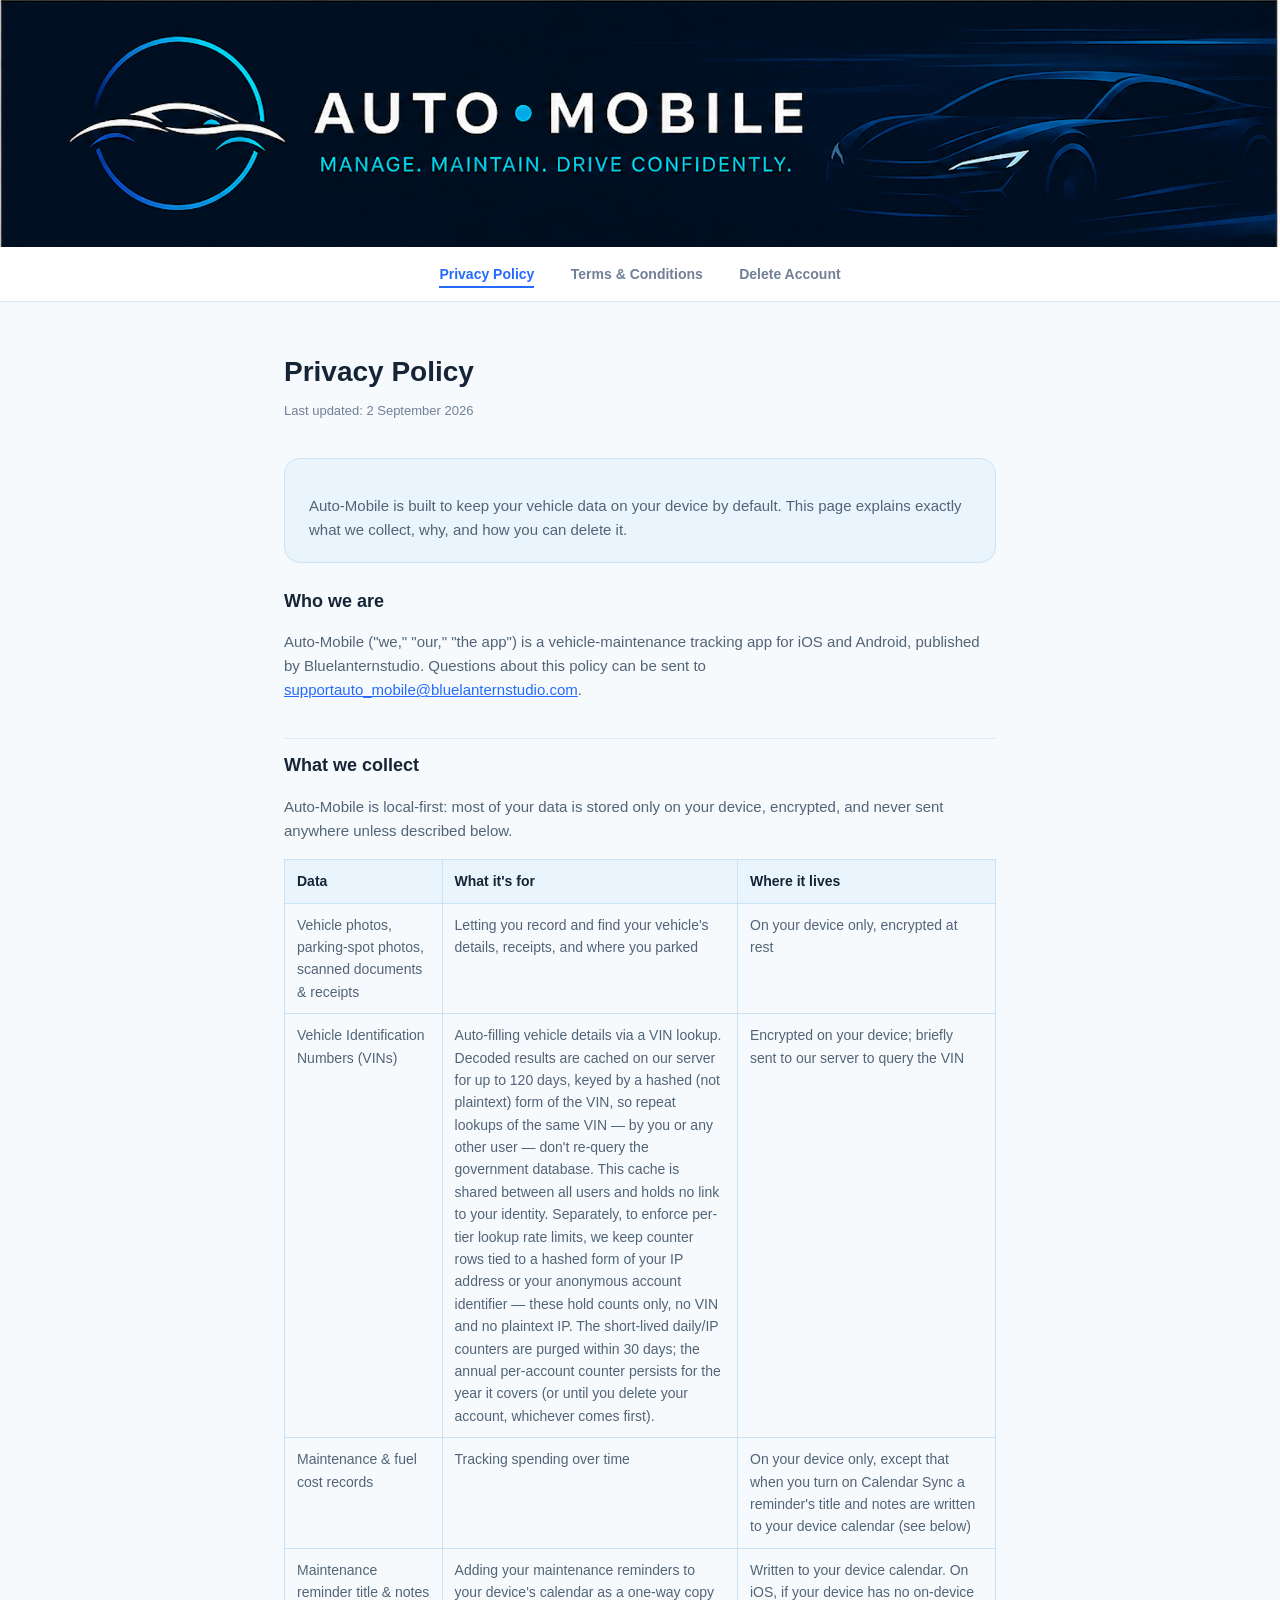
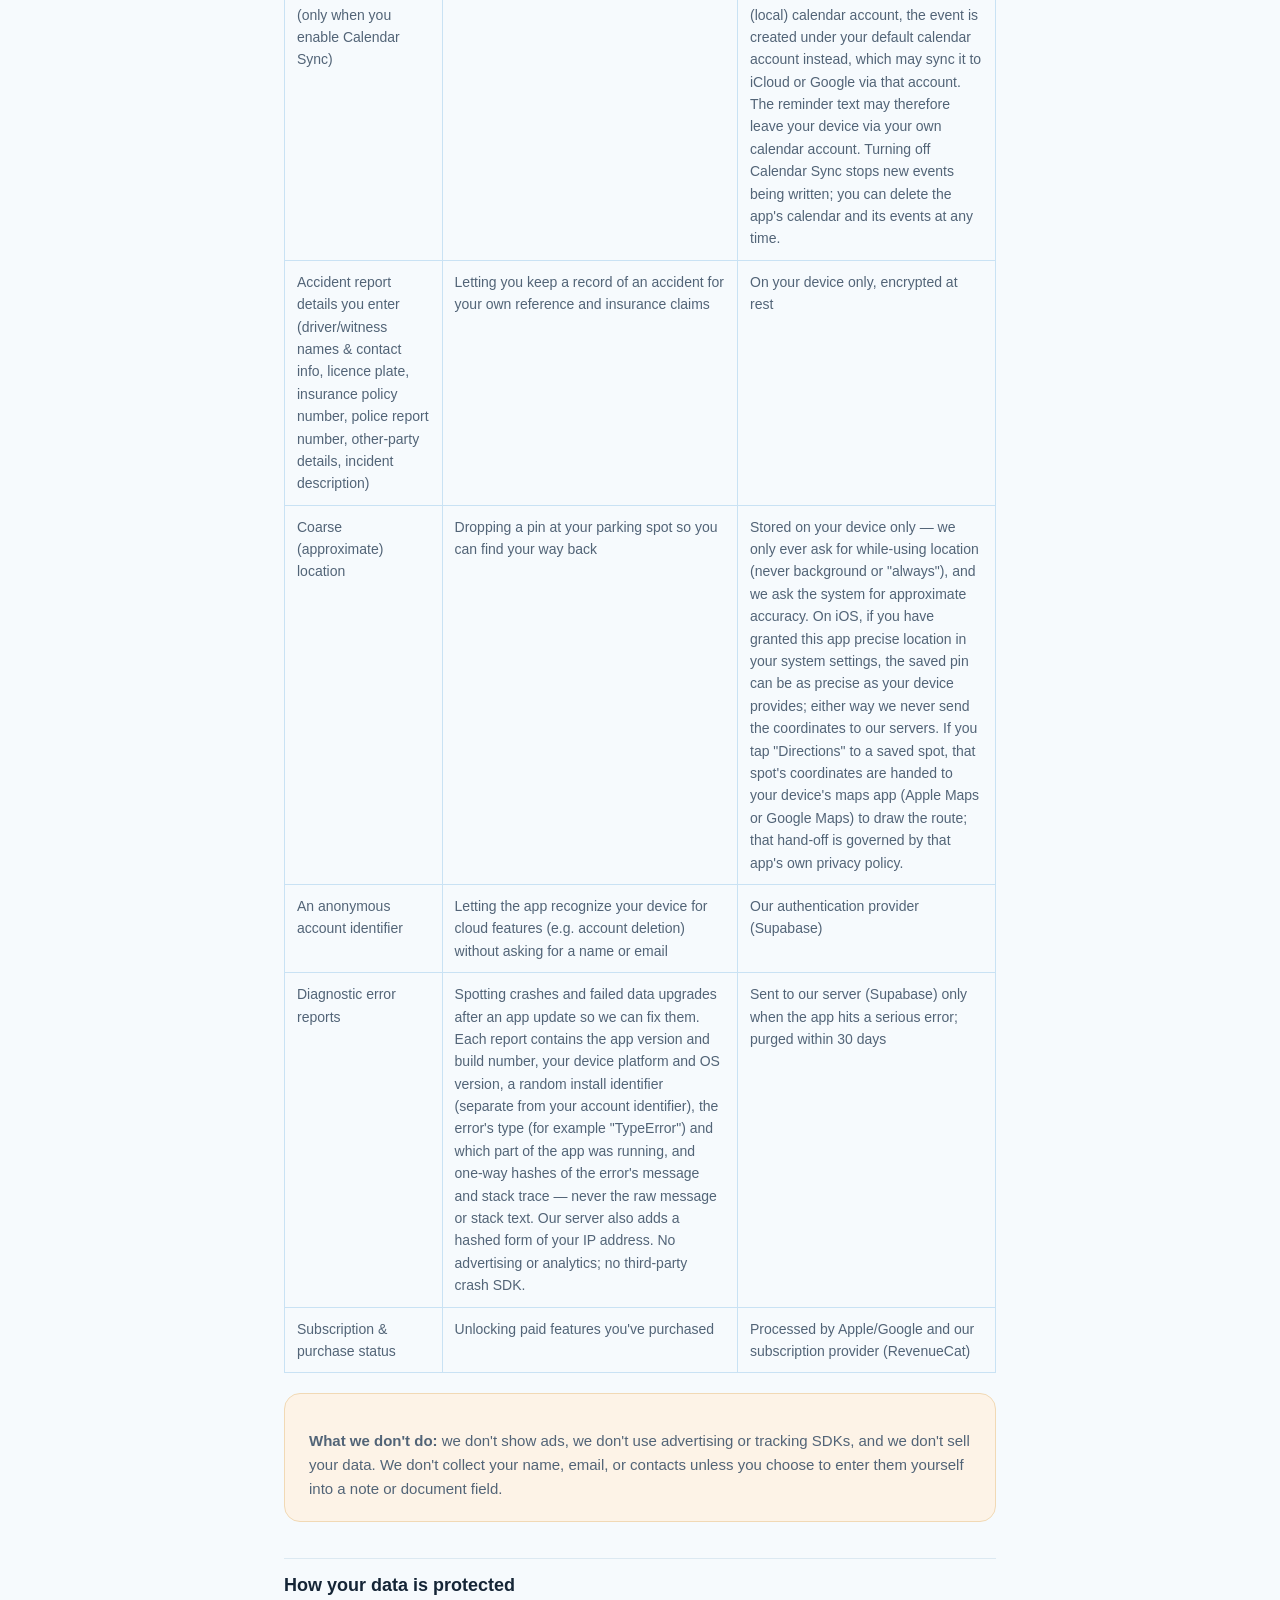
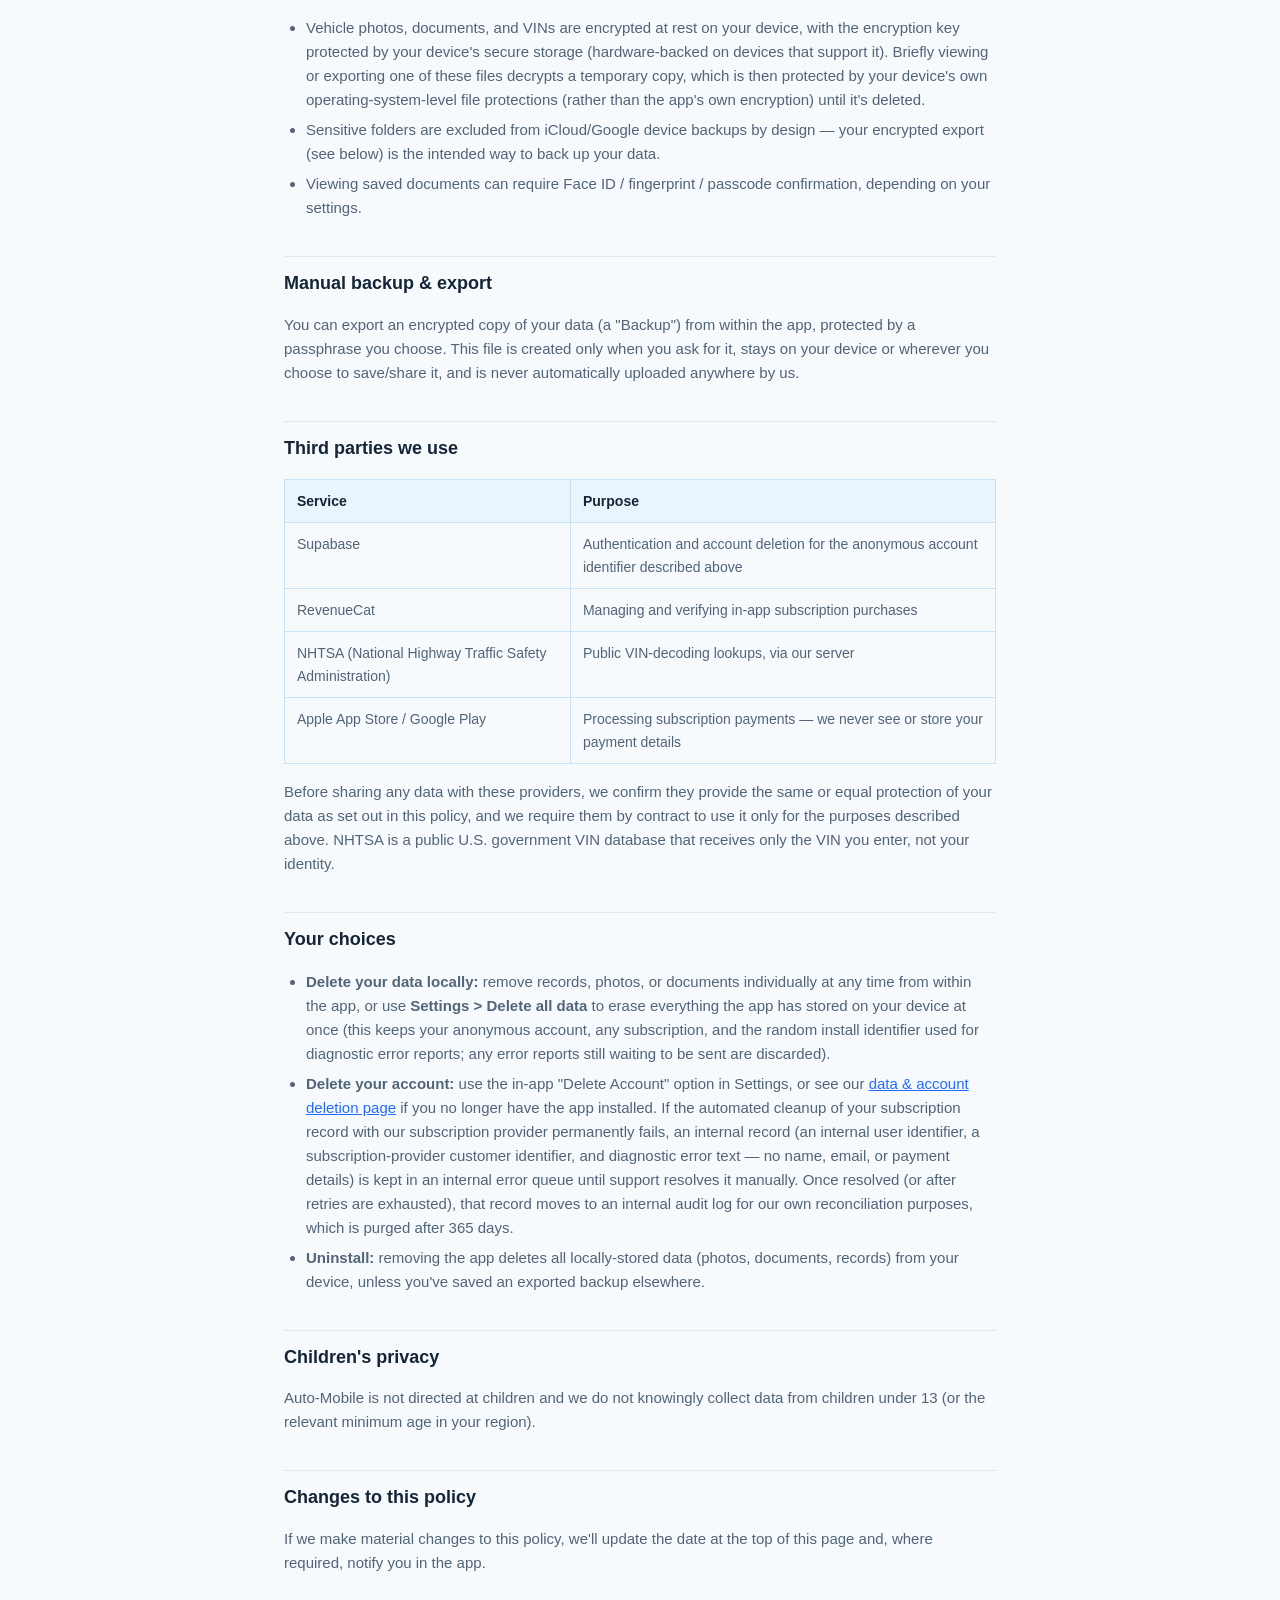
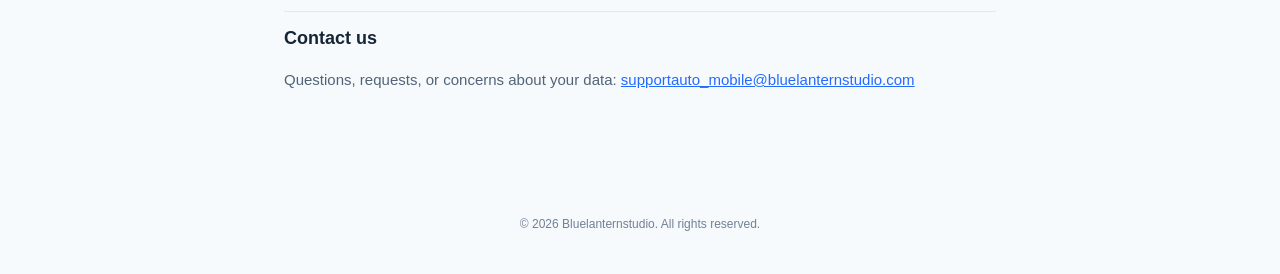
<file: privacy-policy.html>
<!DOCTYPE html>
<html lang="en">
<head>
<meta charset="UTF-8">
<meta name="viewport" content="width=device-width, initial-scale=1.0">
<title>Privacy Policy — Auto-Mobile</title>
<link rel="icon" href="favicon.png">
<link rel="stylesheet" href="shared.css">
</head>
<body>

<div class="header-banner">
  <img src="logo.png" alt="Auto-Mobile — Manage. Maintain. Drive Confidently.">
</div>
<div class="page-nav">
  <a href="privacy-policy.html" class="active">Privacy Policy</a>
  <a href="terms-and-conditions.html">Terms &amp; Conditions</a>
  <a href="delete-account.html">Delete Account</a>
</div>

<main>
  <h1>Privacy Policy</h1>
  <p class="updated">Last updated: 2 September 2026</p>

  <div class="card info">
    <p>Auto-Mobile is built to keep your vehicle data on your device by default. This page explains exactly what we collect, why, and how you can delete it.</p>
  </div>

  <h2>Who we are</h2>
  <p>Auto-Mobile ("we," "our," "the app") is a vehicle-maintenance tracking app for iOS and Android, published by Bluelanternstudio. Questions about this policy can be sent to <a href="mailto:supportauto_mobile@bluelanternstudio.com">supportauto_mobile@bluelanternstudio.com</a>.</p>

  <h2>What we collect</h2>
  <p>Auto-Mobile is local-first: most of your data is stored only on your device, encrypted, and never sent anywhere unless described below.</p>
  <table>
    <tr><th>Data</th><th>What it's for</th><th>Where it lives</th></tr>
    <tr>
      <td>Vehicle photos, parking-spot photos, scanned documents &amp; receipts</td>
      <td>Letting you record and find your vehicle's details, receipts, and where you parked</td>
      <td>On your device only, encrypted at rest</td>
    </tr>
    <tr>
      <td>Vehicle Identification Numbers (VINs)</td>
      <td>Auto-filling vehicle details via a VIN lookup. Decoded results are cached on our server for up to 120 days, keyed by a hashed (not plaintext) form of the VIN, so repeat lookups of the same VIN &mdash; by you or any other user &mdash; don't re-query the government database. This cache is shared between all users and holds no link to your identity. Separately, to enforce per-tier lookup rate limits, we keep counter rows tied to a hashed form of your IP address or your anonymous account identifier &mdash; these hold counts only, no VIN and no plaintext IP. The short-lived daily/IP counters are purged within 30 days; the annual per-account counter persists for the year it covers (or until you delete your account, whichever comes first).</td>
      <td>Encrypted on your device; briefly sent to our server to query the VIN</td>
    </tr>
    <tr>
      <td>Maintenance &amp; fuel cost records</td>
      <td>Tracking spending over time</td>
      <td>On your device only, except that when you turn on Calendar Sync a reminder's title and notes are written to your device calendar (see below)</td>
    </tr>
    <tr>
      <td>Maintenance reminder title &amp; notes (only when you enable Calendar Sync)</td>
      <td>Adding your maintenance reminders to your device's calendar as a one-way copy</td>
      <td>Written to your device calendar. On iOS, if your device has no on-device (local) calendar account, the event is created under your default calendar account instead, which may sync it to iCloud or Google via that account. The reminder text may therefore leave your device via your own calendar account. Turning off Calendar Sync stops new events being written; you can delete the app's calendar and its events at any time.</td>
    </tr>
    <tr>
      <td>Accident report details you enter (driver/witness names &amp; contact info, licence plate, insurance policy number, police report number, other-party details, incident description)</td>
      <td>Letting you keep a record of an accident for your own reference and insurance claims</td>
      <td>On your device only, encrypted at rest</td>
    </tr>
    <tr>
      <td>Coarse (approximate) location</td>
      <td>Dropping a pin at your parking spot so you can find your way back</td>
      <td>Stored on your device only — we only ever ask for while-using location (never background or "always"), and we ask the system for approximate accuracy. On iOS, if you have granted this app precise location in your system settings, the saved pin can be as precise as your device provides; either way we never send the coordinates to our servers. If you tap "Directions" to a saved spot, that spot's coordinates are handed to your device's maps app (Apple Maps or Google Maps) to draw the route; that hand-off is governed by that app's own privacy policy.</td>
    </tr>
    <tr>
      <td>An anonymous account identifier</td>
      <td>Letting the app recognize your device for cloud features (e.g. account deletion) without asking for a name or email</td>
      <td>Our authentication provider (Supabase)</td>
    </tr>
    <tr>
      <td>Diagnostic error reports</td>
      <td>Spotting crashes and failed data upgrades after an app update so we can fix them. Each report contains the app version and build number, your device platform and OS version, a random install identifier (separate from your account identifier), the error's type (for example "TypeError") and which part of the app was running, and one-way hashes of the error's message and stack trace &mdash; never the raw message or stack text. Our server also adds a hashed form of your IP address. No advertising or analytics; no third-party crash SDK.</td>
      <td>Sent to our server (Supabase) only when the app hits a serious error; purged within 30 days</td>
    </tr>
    <tr>
      <td>Subscription &amp; purchase status</td>
      <td>Unlocking paid features you've purchased</td>
      <td>Processed by Apple/Google and our subscription provider (RevenueCat)</td>
    </tr>
  </table>

  <div class="card warn">
    <p><strong>What we don't do:</strong> we don't show ads, we don't use advertising or tracking SDKs, and we don't sell your data. We don't collect your name, email, or contacts unless you choose to enter them yourself into a note or document field.</p>
  </div>

  <h2>How your data is protected</h2>
  <ul>
    <li>Vehicle photos, documents, and VINs are encrypted at rest on your device, with the encryption key protected by your device's secure storage (hardware-backed on devices that support it). Briefly viewing or exporting one of these files decrypts a temporary copy, which is then protected by your device's own operating-system-level file protections (rather than the app's own encryption) until it's deleted.</li>
    <li>Sensitive folders are excluded from iCloud/Google device backups by design — your encrypted export (see below) is the intended way to back up your data.</li>
    <li>Viewing saved documents can require Face ID / fingerprint / passcode confirmation, depending on your settings.</li>
  </ul>

  <h2>Manual backup &amp; export</h2>
  <p>You can export an encrypted copy of your data (a "Backup") from within the app, protected by a passphrase you choose. This file is created only when you ask for it, stays on your device or wherever you choose to save/share it, and is never automatically uploaded anywhere by us.</p>

  <h2>Third parties we use</h2>
  <table>
    <tr><th>Service</th><th>Purpose</th></tr>
    <tr><td>Supabase</td><td>Authentication and account deletion for the anonymous account identifier described above</td></tr>
    <tr><td>RevenueCat</td><td>Managing and verifying in-app subscription purchases</td></tr>
    <tr><td>NHTSA (National Highway Traffic Safety Administration)</td><td>Public VIN-decoding lookups, via our server</td></tr>
    <tr><td>Apple App Store / Google Play</td><td>Processing subscription payments — we never see or store your payment details</td></tr>
  </table>
  <p>Before sharing any data with these providers, we confirm they provide the same or equal protection of your data as set out in this policy, and we require them by contract to use it only for the purposes described above. NHTSA is a public U.S. government VIN database that receives only the VIN you enter, not your identity.</p>

  <h2>Your choices</h2>
  <ul>
    <li><strong>Delete your data locally:</strong> remove records, photos, or documents individually at any time from within the app, or use <strong>Settings &gt; Delete all data</strong> to erase everything the app has stored on your device at once (this keeps your anonymous account, any subscription, and the random install identifier used for diagnostic error reports; any error reports still waiting to be sent are discarded).</li>
    <li><strong>Delete your account:</strong> use the in-app "Delete Account" option in Settings, or see our <a href="delete-account.html">data &amp; account deletion page</a> if you no longer have the app installed. If the automated cleanup of your subscription record with our subscription provider permanently fails, an internal record (an internal user identifier, a subscription-provider customer identifier, and diagnostic error text — no name, email, or payment details) is kept in an internal error queue until support resolves it manually. Once resolved (or after retries are exhausted), that record moves to an internal audit log for our own reconciliation purposes, which is purged after 365 days.</li>
    <li><strong>Uninstall:</strong> removing the app deletes all locally-stored data (photos, documents, records) from your device, unless you've saved an exported backup elsewhere.</li>
  </ul>

  <h2>Children's privacy</h2>
  <p>Auto-Mobile is not directed at children and we do not knowingly collect data from children under 13 (or the relevant minimum age in your region).</p>

  <h2>Changes to this policy</h2>
  <p>If we make material changes to this policy, we'll update the date at the top of this page and, where required, notify you in the app.</p>

  <h2>Contact us</h2>
  <p>Questions, requests, or concerns about your data: <a href="mailto:supportauto_mobile@bluelanternstudio.com">supportauto_mobile@bluelanternstudio.com</a></p>
</main>

<footer>
  © 2026 Bluelanternstudio. All rights reserved.
</footer>

</body>
</html>
</file>
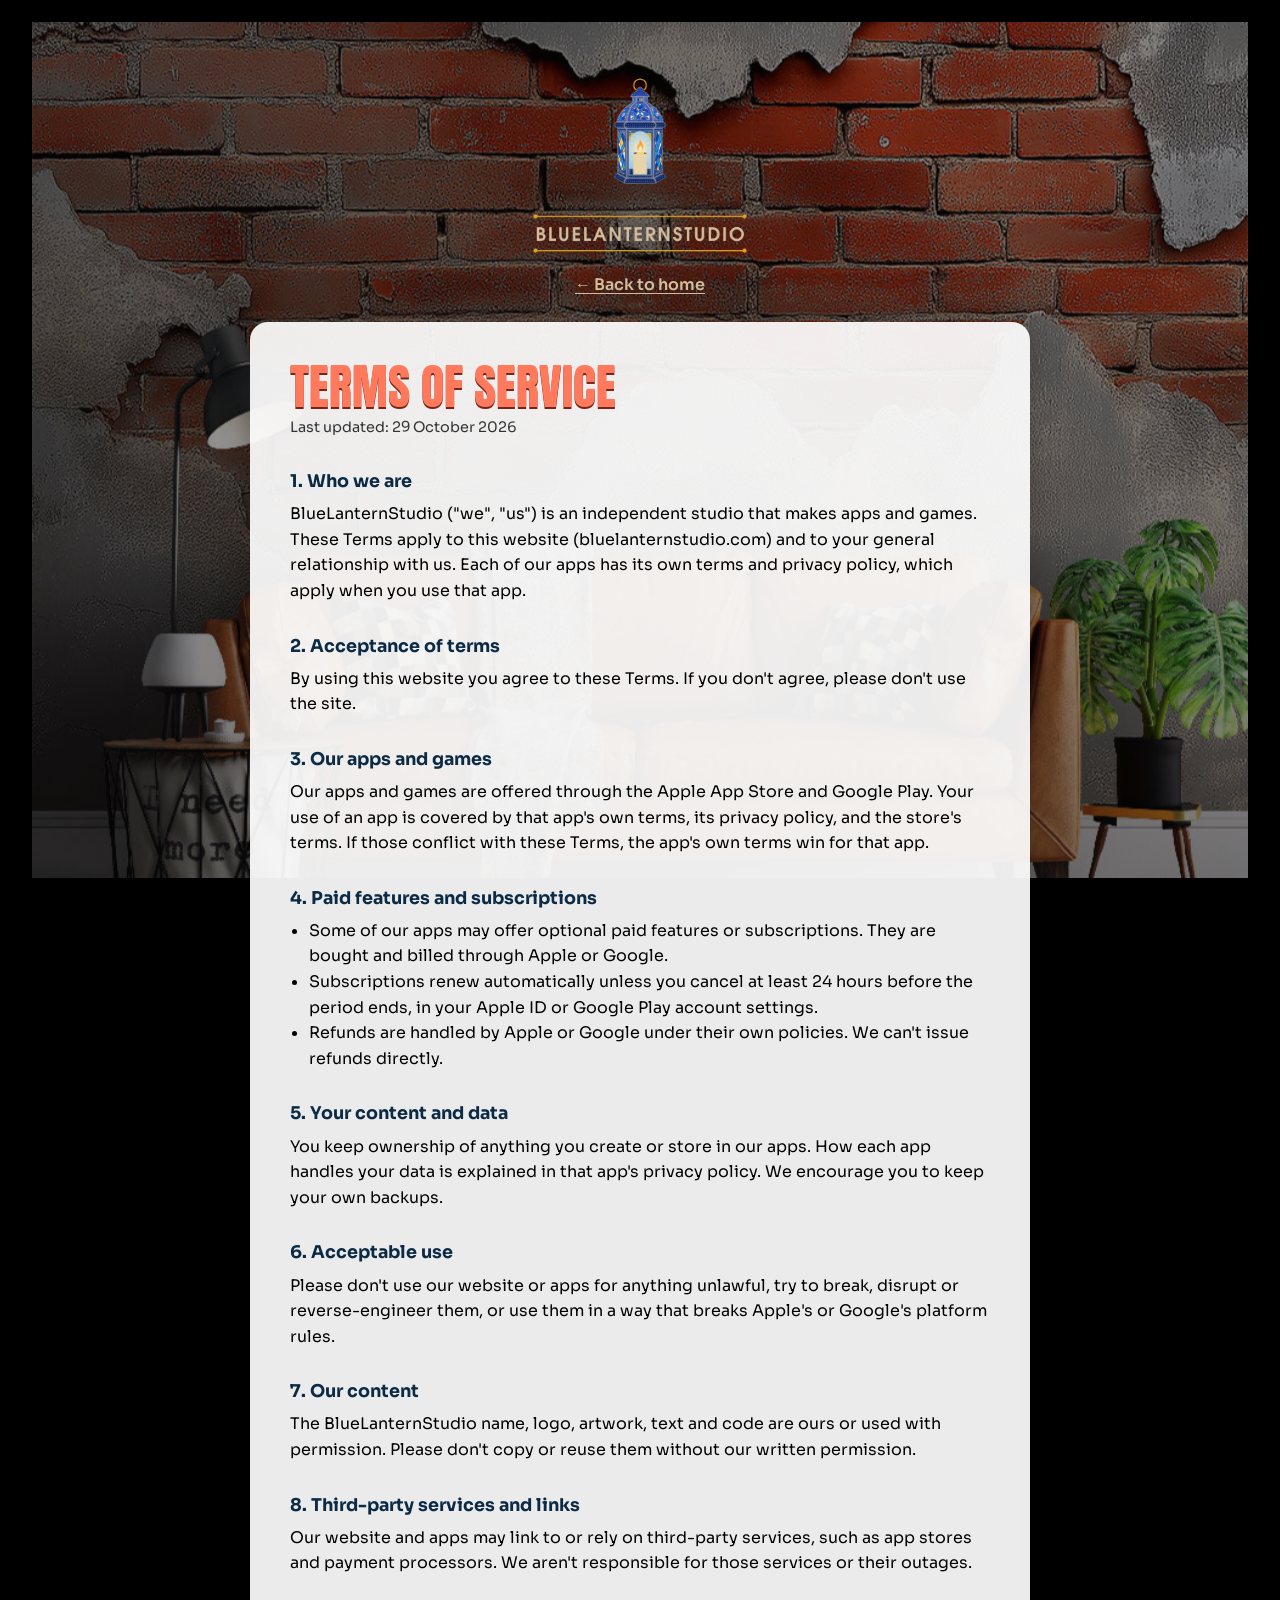
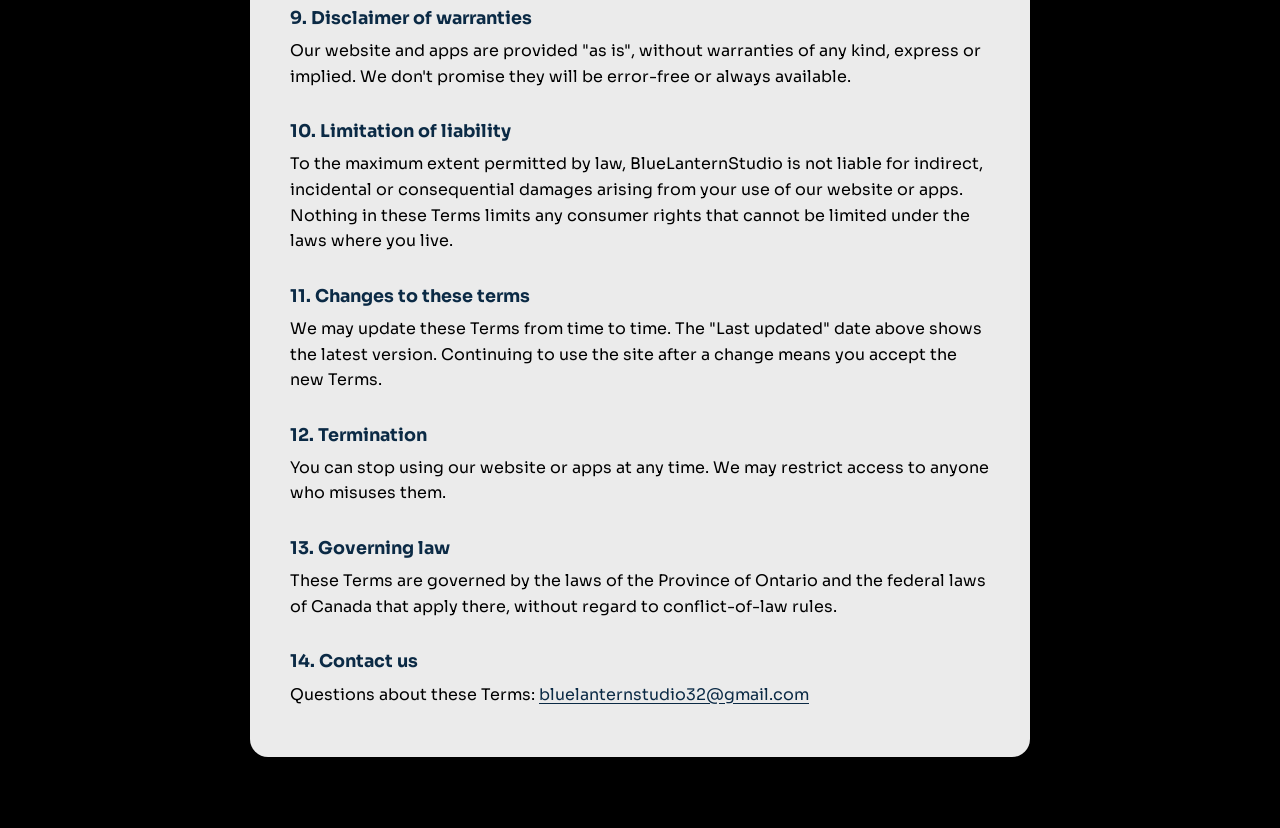
<file: terms of service 2.html>
<!doctype html>
<html lang="en">
<head>
  <meta charset="utf-8">
  <meta name="viewport" content="width=device-width, initial-scale=1">
  <title>Terms of Service — BlueLanternStudio</title>
  <meta name="robots" content="noindex">
  <meta name="theme-color" content="#000000">
  <style>
@font-face { font-family: "Anton"; font-display: swap; src: url("fonts/Anton-Regular.ttf") format("truetype"); }
@font-face { font-family: "Sora"; font-weight: 100 800; font-display: swap; src: url("fonts/Sora.ttf") format("truetype"); }
* { box-sizing: border-box; }
html, body { margin: 0; }
body { min-height: 100dvh; font-family: "Sora", sans-serif; color: #000; line-height: 1.6; }
html { background: #000; }
body::before { content: ""; position: fixed; inset: 0; z-index: -1; background: linear-gradient(rgba(10, 6, 4, 0.35), rgba(10, 6, 4, 0.55)), url(img/landing-bg-sofa.jpg) 50% 50% / cover no-repeat; transform: scale(0.95); }
a { color: #0b2a45; text-underline-offset: 0.2em; }
a:focus-visible { outline: 3px solid #fff; outline-offset: 3px; box-shadow: 0 0 0 6px #000; }

.top { display: flex; flex-direction: column; align-items: center; padding: 28px 16px 8px; }
.top img { width: clamp(150px, 22vw, 220px); height: auto; }
.back { display: inline-block; margin-top: 8px; font-weight: 600; color: #d2bc9b; }

.page { width: min(100% - 32px, 780px); margin: 16px auto 32px; padding: clamp(20px, 4vw, 40px); background: rgba(255, 255, 255, 0.92); border-radius: 18px; box-shadow: 0 10px 30px rgba(0, 0, 0, 0.25); }
h1 { margin: 0 0 4px; font-family: "Anton", Impact, sans-serif; font-weight: 400; text-transform: uppercase; font-size: clamp(2rem, 6vw, 3rem); color: #ff7a5c; text-shadow: 0 2px 0 #7a2418; line-height: 1.05; }
.updated { margin: 0 0 24px; color: #333; font-size: 0.9rem; }
h2 { margin: 28px 0 6px; font-size: 1.1rem; color: #0b2a45; }
p, li { font-size: 1rem; }
p { margin: 0 0 10px; }
ul { margin: 0 0 10px; padding-left: 1.2em; }
.copy { margin: 0; padding: 0 16px 16px; text-align: center; font-weight: 500; font-size: 0.9rem; letter-spacing: 0.06em; }
  </style>
</head>
<body>
<header class="top">
  <a href="index.html" aria-label="BlueLanternStudio home"><img src="img/logo-lantern-tan.png" alt="BlueLanternStudio logo"></a>
  <a class="back" href="index.html">&larr; Back to home</a>
</header>

<main class="page">
  <h1>Terms of Service</h1>
  <p class="updated">Last updated: 29 October 2026</p>

  <h2>1. Who we are</h2>
  <p>BlueLanternStudio ("we", "us") is an independent studio that makes apps and games. These Terms apply to this website (bluelanternstudio.com) and to your general relationship with us. Each of our apps has its own terms and privacy policy, which apply when you use that app.</p>

  <h2>2. Acceptance of terms</h2>
  <p>By using this website you agree to these Terms. If you don't agree, please don't use the site.</p>

  <h2>3. Our apps and games</h2>
  <p>Our apps and games are offered through the Apple App Store and Google Play. Your use of an app is covered by that app's own terms, its privacy policy, and the store's terms. If those conflict with these Terms, the app's own terms win for that app.</p>

  <h2>4. Paid features and subscriptions</h2>
  <ul>
    <li>Some of our apps may offer optional paid features or subscriptions. They are bought and billed through Apple or Google.</li>
    <li>Subscriptions renew automatically unless you cancel at least 24 hours before the period ends, in your Apple ID or Google Play account settings.</li>
    <li>Refunds are handled by Apple or Google under their own policies. We can't issue refunds directly.</li>
  </ul>

  <h2>5. Your content and data</h2>
  <p>You keep ownership of anything you create or store in our apps. How each app handles your data is explained in that app's privacy policy. We encourage you to keep your own backups.</p>

  <h2>6. Acceptable use</h2>
  <p>Please don't use our website or apps for anything unlawful, try to break, disrupt or reverse-engineer them, or use them in a way that breaks Apple's or Google's platform rules.</p>

  <h2>7. Our content</h2>
  <p>The BlueLanternStudio name, logo, artwork, text and code are ours or used with permission. Please don't copy or reuse them without our written permission.</p>

  <h2>8. Third-party services and links</h2>
  <p>Our website and apps may link to or rely on third-party services, such as app stores and payment processors. We aren't responsible for those services or their outages.</p>

  <h2>9. Disclaimer of warranties</h2>
  <p>Our website and apps are provided "as is", without warranties of any kind, express or implied. We don't promise they will be error-free or always available.</p>

  <h2>10. Limitation of liability</h2>
  <p>To the maximum extent permitted by law, BlueLanternStudio is not liable for indirect, incidental or consequential damages arising from your use of our website or apps. Nothing in these Terms limits any consumer rights that cannot be limited under the laws where you live.</p>

  <h2>11. Changes to these terms</h2>
  <p>We may update these Terms from time to time. The "Last updated" date above shows the latest version. Continuing to use the site after a change means you accept the new Terms.</p>

  <h2>12. Termination</h2>
  <p>You can stop using our website or apps at any time. We may restrict access to anyone who misuses them.</p>

  <h2>13. Governing law</h2>
  <p>These Terms are governed by the laws of the Province of Ontario and the federal laws of Canada that apply there, without regard to conflict-of-law rules.</p>

  <h2>14. Contact us</h2>
  <p>Questions about these Terms: <a href="mailto:bluelanternstudio32@gmail.com">bluelanternstudio32@gmail.com</a></p>
</main>

<p class="copy">&copy; 2026 BlueLanternStudio</p>
</body>
</html>
</file>
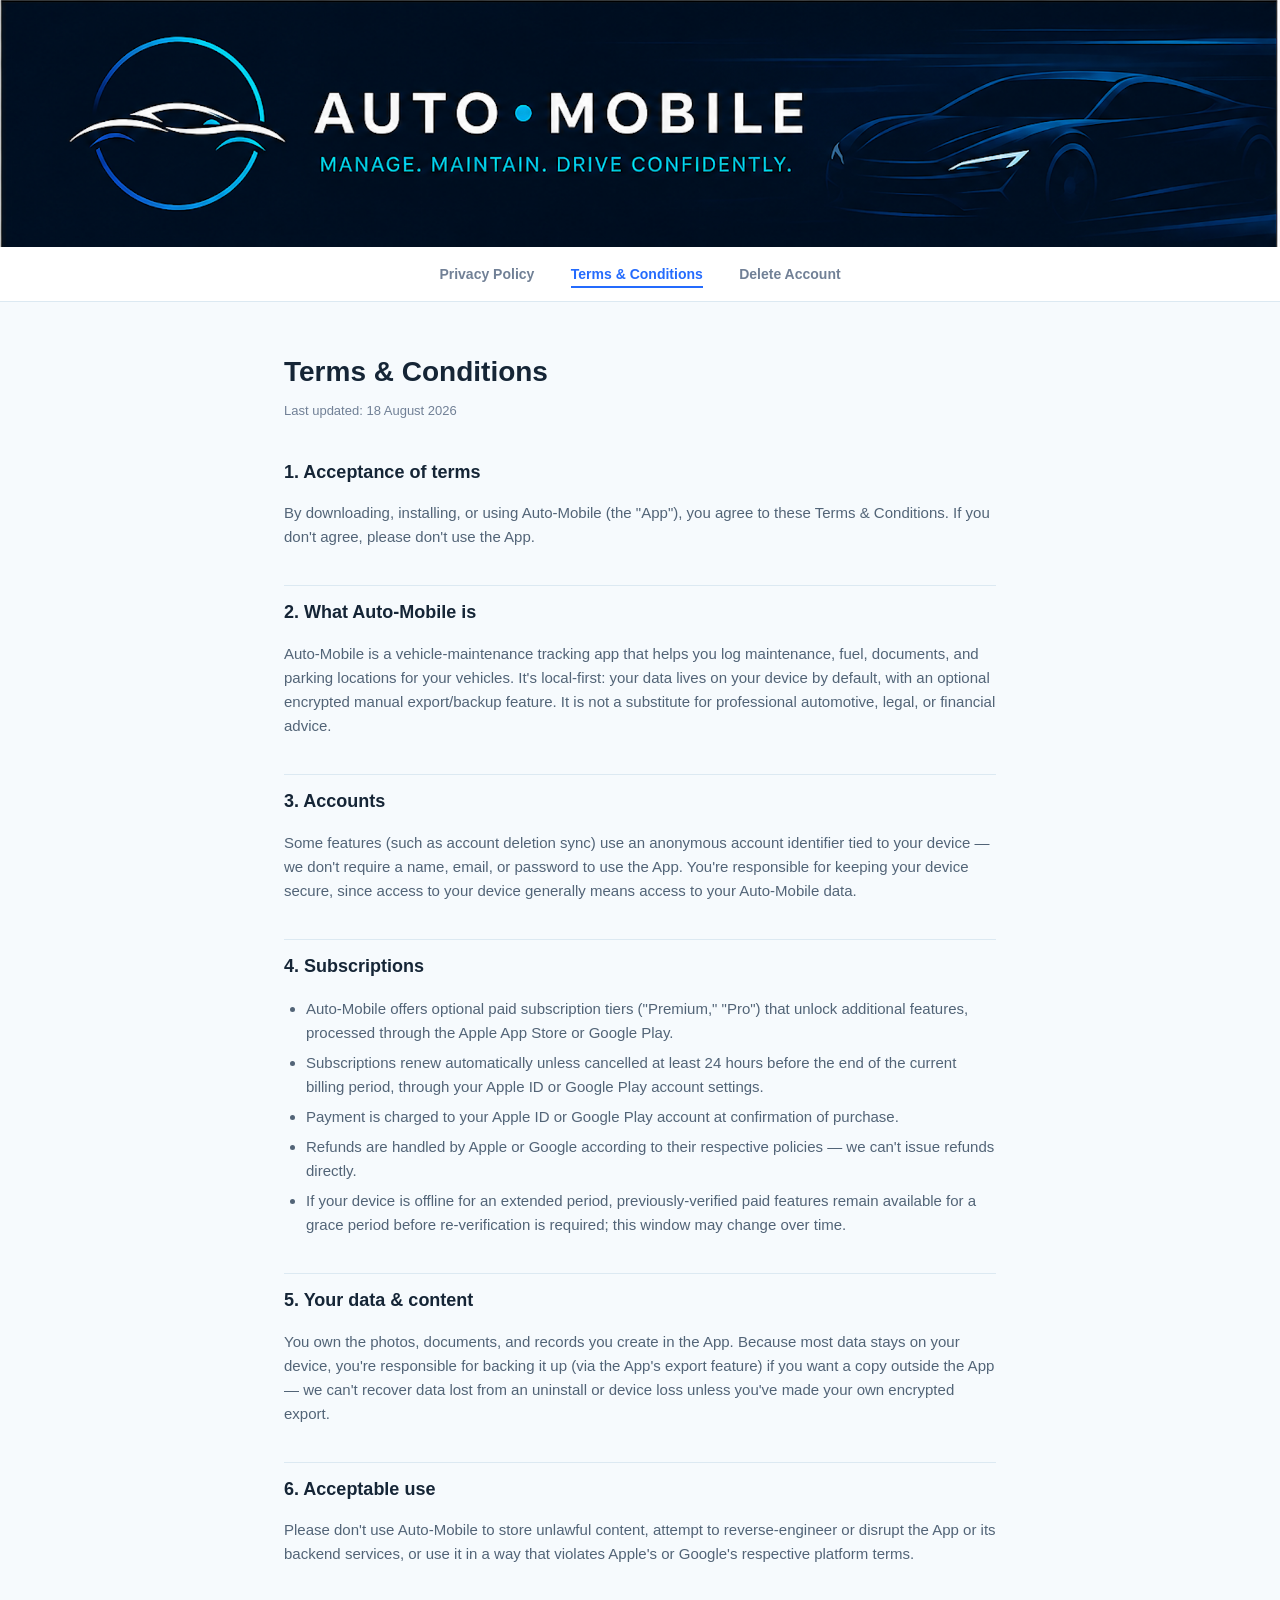
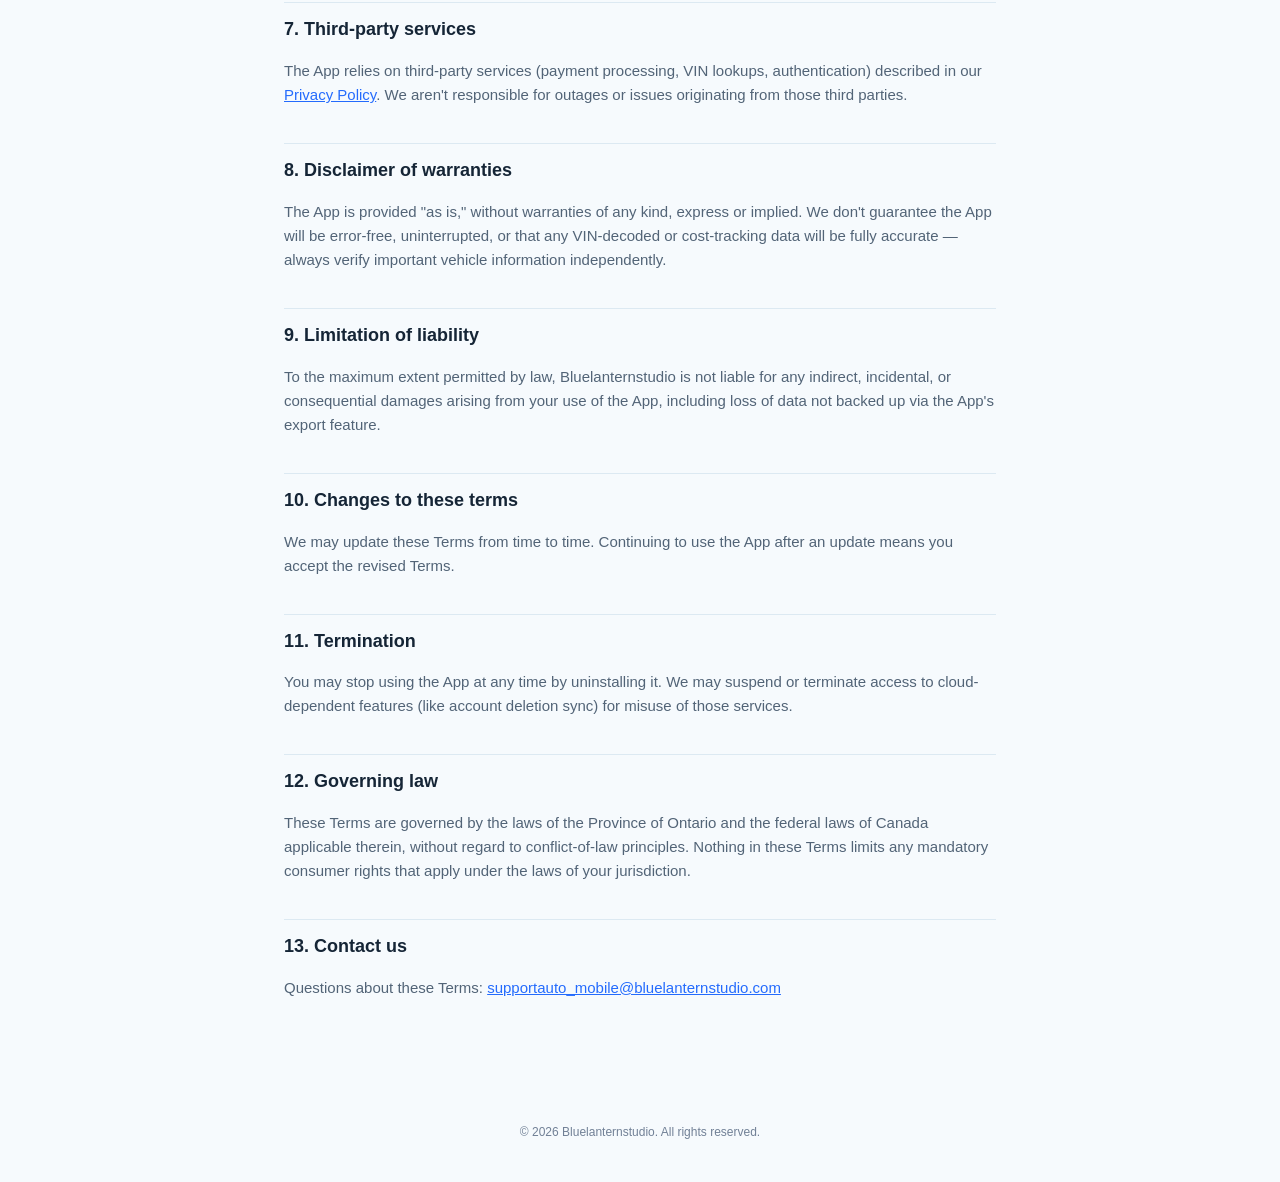
<file: terms-and-conditions.html>
<!DOCTYPE html>
<html lang="en">
<head>
<meta charset="UTF-8">
<meta name="viewport" content="width=device-width, initial-scale=1.0">
<title>Terms &amp; Conditions — Auto-Mobile</title>
<link rel="icon" href="favicon.png">
<link rel="stylesheet" href="shared.css">
</head>
<body>

<div class="header-banner">
  <img src="logo.png" alt="Auto-Mobile — Manage. Maintain. Drive Confidently.">
</div>
<div class="page-nav">
  <a href="privacy-policy.html">Privacy Policy</a>
  <a href="terms-and-conditions.html" class="active">Terms &amp; Conditions</a>
  <a href="delete-account.html">Delete Account</a>
</div>

<main>
  <h1>Terms &amp; Conditions</h1>
  <p class="updated">Last updated: 18 August 2026</p>

  <h2>1. Acceptance of terms</h2>
  <p>By downloading, installing, or using Auto-Mobile (the "App"), you agree to these Terms &amp; Conditions. If you don't agree, please don't use the App.</p>

  <h2>2. What Auto-Mobile is</h2>
  <p>Auto-Mobile is a vehicle-maintenance tracking app that helps you log maintenance, fuel, documents, and parking locations for your vehicles. It's local-first: your data lives on your device by default, with an optional encrypted manual export/backup feature. It is not a substitute for professional automotive, legal, or financial advice.</p>

  <h2>3. Accounts</h2>
  <p>Some features (such as account deletion sync) use an anonymous account identifier tied to your device — we don't require a name, email, or password to use the App. You're responsible for keeping your device secure, since access to your device generally means access to your Auto-Mobile data.</p>

  <h2>4. Subscriptions</h2>
  <ul>
    <li>Auto-Mobile offers optional paid subscription tiers ("Premium," "Pro") that unlock additional features, processed through the Apple App Store or Google Play.</li>
    <li>Subscriptions renew automatically unless cancelled at least 24 hours before the end of the current billing period, through your Apple ID or Google Play account settings.</li>
    <li>Payment is charged to your Apple ID or Google Play account at confirmation of purchase.</li>
    <li>Refunds are handled by Apple or Google according to their respective policies — we can't issue refunds directly.</li>
    <li>If your device is offline for an extended period, previously-verified paid features remain available for a grace period before re-verification is required; this window may change over time.</li>
  </ul>

  <h2>5. Your data &amp; content</h2>
  <p>You own the photos, documents, and records you create in the App. Because most data stays on your device, you're responsible for backing it up (via the App's export feature) if you want a copy outside the App — we can't recover data lost from an uninstall or device loss unless you've made your own encrypted export.</p>

  <h2>6. Acceptable use</h2>
  <p>Please don't use Auto-Mobile to store unlawful content, attempt to reverse-engineer or disrupt the App or its backend services, or use it in a way that violates Apple's or Google's respective platform terms.</p>

  <h2>7. Third-party services</h2>
  <p>The App relies on third-party services (payment processing, VIN lookups, authentication) described in our <a href="privacy-policy.html">Privacy Policy</a>. We aren't responsible for outages or issues originating from those third parties.</p>

  <h2>8. Disclaimer of warranties</h2>
  <p>The App is provided "as is," without warranties of any kind, express or implied. We don't guarantee the App will be error-free, uninterrupted, or that any VIN-decoded or cost-tracking data will be fully accurate — always verify important vehicle information independently.</p>

  <h2>9. Limitation of liability</h2>
  <p>To the maximum extent permitted by law, Bluelanternstudio is not liable for any indirect, incidental, or consequential damages arising from your use of the App, including loss of data not backed up via the App's export feature.</p>

  <h2>10. Changes to these terms</h2>
  <p>We may update these Terms from time to time. Continuing to use the App after an update means you accept the revised Terms.</p>

  <h2>11. Termination</h2>
  <p>You may stop using the App at any time by uninstalling it. We may suspend or terminate access to cloud-dependent features (like account deletion sync) for misuse of those services.</p>

  <h2>12. Governing law</h2>
  <p>These Terms are governed by the laws of the Province of Ontario and the federal laws of Canada applicable therein, without regard to conflict-of-law principles. Nothing in these Terms limits any mandatory consumer rights that apply under the laws of your jurisdiction.</p>

  <h2>13. Contact us</h2>
  <p>Questions about these Terms: <a href="mailto:supportauto_mobile@bluelanternstudio.com">supportauto_mobile@bluelanternstudio.com</a></p>
</main>

<footer>
  © 2026 Bluelanternstudio. All rights reserved.
</footer>

</body>
</html>
</file>
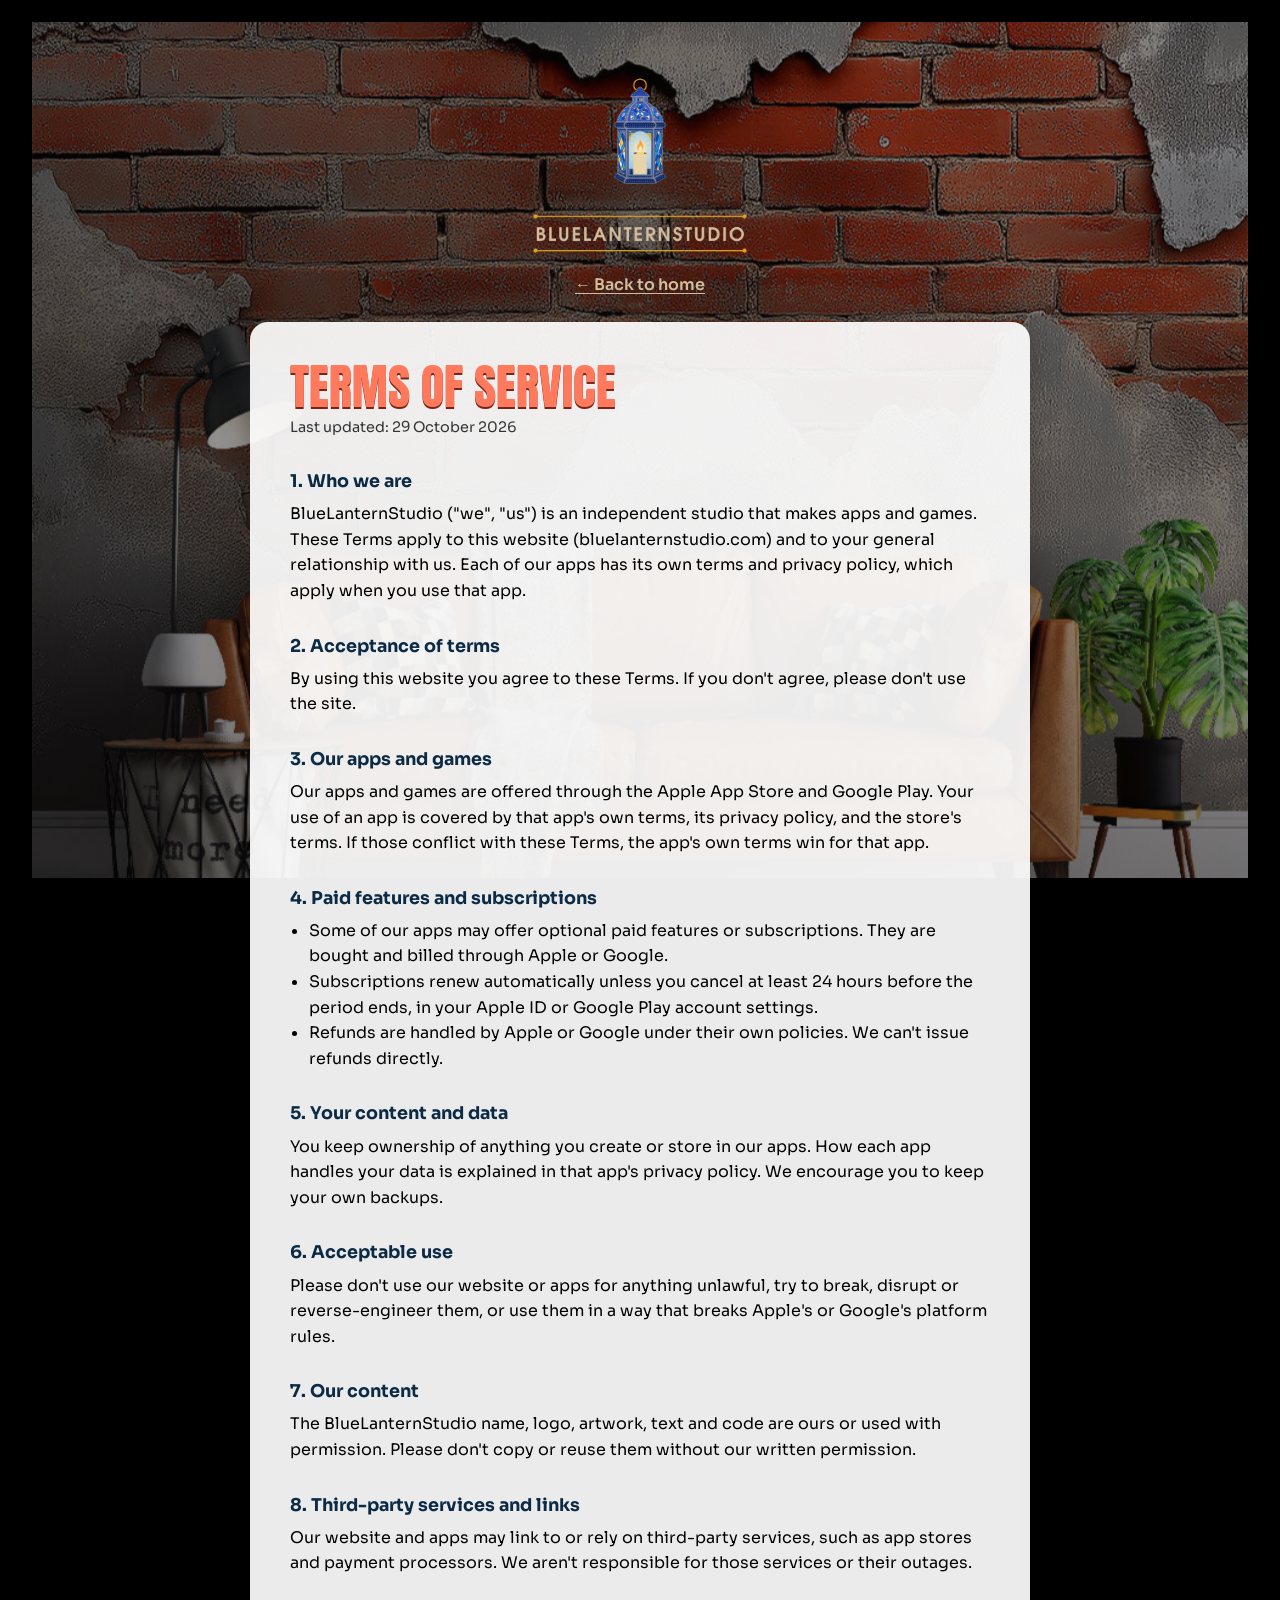
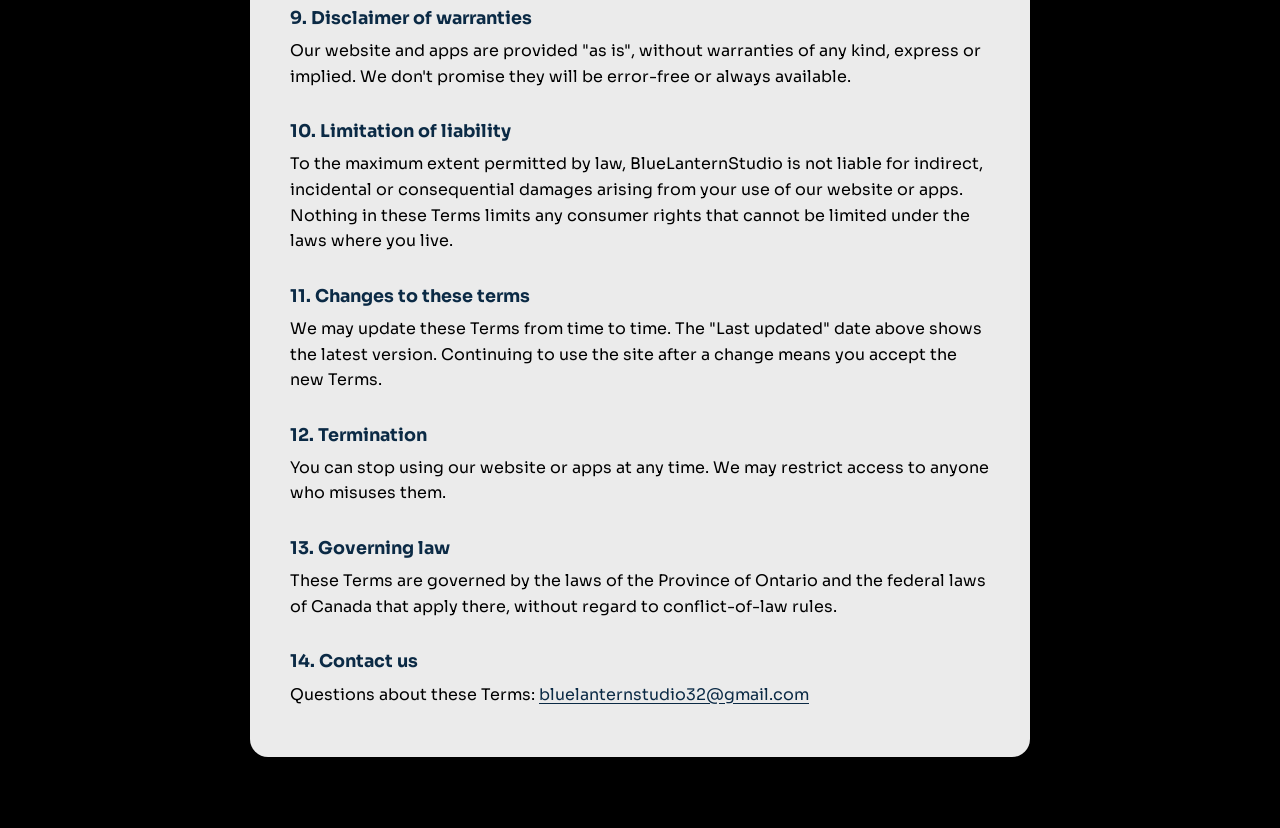
<file: terms-of-service.html>
<!doctype html>
<html lang="en">
<head>
  <meta charset="utf-8">
  <meta name="viewport" content="width=device-width, initial-scale=1">
  <title>Terms of Service — BlueLanternStudio</title>
  <link rel="icon" href="favicon.png">
  <meta name="robots" content="noindex">
  <meta name="theme-color" content="#000000">
  <style>
@font-face { font-family: "Anton"; font-display: swap; src: url("fonts/Anton-Regular.ttf") format("truetype"); }
@font-face { font-family: "Sora"; font-weight: 100 800; font-display: swap; src: url("fonts/Sora.ttf") format("truetype"); }
* { box-sizing: border-box; }
html, body { margin: 0; }
body { min-height: 100dvh; font-family: "Sora", sans-serif; color: #000; line-height: 1.6; }
html { background: #000; }
body::before { content: ""; position: fixed; inset: 0; z-index: -1; background: linear-gradient(rgba(10, 6, 4, 0.35), rgba(10, 6, 4, 0.55)), url(img/landing-bg-sofa.jpg) 50% 50% / cover no-repeat; transform: scale(0.95); }
a { color: #0b2a45; text-underline-offset: 0.2em; }
a:focus-visible { outline: 3px solid #fff; outline-offset: 3px; box-shadow: 0 0 0 6px #000; }

.top { display: flex; flex-direction: column; align-items: center; padding: 28px 16px 8px; }
.top img { width: clamp(150px, 22vw, 220px); height: auto; }
.back { display: inline-block; margin-top: 8px; font-weight: 600; color: #d2bc9b; }

.page { width: min(100% - 32px, 780px); margin: 16px auto 32px; padding: clamp(20px, 4vw, 40px); background: rgba(255, 255, 255, 0.92); border-radius: 18px; box-shadow: 0 10px 30px rgba(0, 0, 0, 0.25); }
h1 { margin: 0 0 4px; font-family: "Anton", Impact, sans-serif; font-weight: 400; text-transform: uppercase; font-size: clamp(2rem, 6vw, 3rem); color: #ff7a5c; text-shadow: 0 2px 0 #7a2418; line-height: 1.05; }
.updated { margin: 0 0 24px; color: #333; font-size: 0.9rem; }
h2 { margin: 28px 0 6px; font-size: 1.1rem; color: #0b2a45; }
p, li { font-size: 1rem; }
p { margin: 0 0 10px; }
ul { margin: 0 0 10px; padding-left: 1.2em; }
.copy { margin: 0; padding: 0 16px 16px; text-align: center; font-weight: 500; font-size: 0.9rem; letter-spacing: 0.06em; }
  </style>
</head>
<body>
<header class="top">
  <a href="index.html" aria-label="BlueLanternStudio home"><img src="img/logo-lantern-tan.png" alt="BlueLanternStudio logo"></a>
  <a class="back" href="index.html">&larr; Back to home</a>
</header>

<main class="page">
  <h1>Terms of Service</h1>
  <p class="updated">Last updated: 29 October 2026</p>

  <h2>1. Who we are</h2>
  <p>BlueLanternStudio ("we", "us") is an independent studio that makes apps and games. These Terms apply to this website (bluelanternstudio.com) and to your general relationship with us. Each of our apps has its own terms and privacy policy, which apply when you use that app.</p>

  <h2>2. Acceptance of terms</h2>
  <p>By using this website you agree to these Terms. If you don't agree, please don't use the site.</p>

  <h2>3. Our apps and games</h2>
  <p>Our apps and games are offered through the Apple App Store and Google Play. Your use of an app is covered by that app's own terms, its privacy policy, and the store's terms. If those conflict with these Terms, the app's own terms win for that app.</p>

  <h2>4. Paid features and subscriptions</h2>
  <ul>
    <li>Some of our apps may offer optional paid features or subscriptions. They are bought and billed through Apple or Google.</li>
    <li>Subscriptions renew automatically unless you cancel at least 24 hours before the period ends, in your Apple ID or Google Play account settings.</li>
    <li>Refunds are handled by Apple or Google under their own policies. We can't issue refunds directly.</li>
  </ul>

  <h2>5. Your content and data</h2>
  <p>You keep ownership of anything you create or store in our apps. How each app handles your data is explained in that app's privacy policy. We encourage you to keep your own backups.</p>

  <h2>6. Acceptable use</h2>
  <p>Please don't use our website or apps for anything unlawful, try to break, disrupt or reverse-engineer them, or use them in a way that breaks Apple's or Google's platform rules.</p>

  <h2>7. Our content</h2>
  <p>The BlueLanternStudio name, logo, artwork, text and code are ours or used with permission. Please don't copy or reuse them without our written permission.</p>

  <h2>8. Third-party services and links</h2>
  <p>Our website and apps may link to or rely on third-party services, such as app stores and payment processors. We aren't responsible for those services or their outages.</p>

  <h2>9. Disclaimer of warranties</h2>
  <p>Our website and apps are provided "as is", without warranties of any kind, express or implied. We don't promise they will be error-free or always available.</p>

  <h2>10. Limitation of liability</h2>
  <p>To the maximum extent permitted by law, BlueLanternStudio is not liable for indirect, incidental or consequential damages arising from your use of our website or apps. Nothing in these Terms limits any consumer rights that cannot be limited under the laws where you live.</p>

  <h2>11. Changes to these terms</h2>
  <p>We may update these Terms from time to time. The "Last updated" date above shows the latest version. Continuing to use the site after a change means you accept the new Terms.</p>

  <h2>12. Termination</h2>
  <p>You can stop using our website or apps at any time. We may restrict access to anyone who misuses them.</p>

  <h2>13. Governing law</h2>
  <p>These Terms are governed by the laws of the Province of Ontario and the federal laws of Canada that apply there, without regard to conflict-of-law rules.</p>

  <h2>14. Contact us</h2>
  <p>Questions about these Terms: <a href="mailto:bluelanternstudio32@gmail.com">bluelanternstudio32@gmail.com</a></p>
</main>

<p class="copy">&copy; 2026 BlueLanternStudio</p>
</body>
</html>
</file>
<file: shared.css>
/* Auto-Mobile — shared styles for legal/support pages.
   Palette matches the app's "Midnight Electric" theme (src/theme.ts). */

:root {
  --background: #F6FAFD;
  --surface: #FFFFFF;
  --surface-secondary: #EAF4FC;
  --text-primary: #152536;
  --text-secondary: #526477;
  --text-muted: #718096;
  --border: #C9E2F4;
  --divider: #DCE9F2;
  --primary: #246BFD;
  --primary-pressed: #0B2A45;
  --accent: #00C8FF;
  --header-bg: #071827;
  --header-bg-secondary: #0B2A45;
  --success: #15803D;
  --warning: #B45309;
  --error: #DC2626;
  --info: #0E7490;
}

* { box-sizing: border-box; }

body {
  margin: 0;
  background: var(--background);
  color: var(--text-primary);
  font-family: -apple-system, BlinkMacSystemFont, "Segoe UI", Roboto, Helvetica, Arial, sans-serif;
  line-height: 1.6;
}

/* Full-bleed, edge-to-edge — same as AppHeader.tsx's logo banner in the
   app itself (the banner image's own dark background is the header
   chrome; there's no separate bar drawn behind it). */
.header-banner {
  line-height: 0;
}

.header-banner img {
  width: 100%;
  height: auto;
  display: block;
}

/* Matches the app's own bottom tab bar (MainTabs.tsx): white surface,
   a light divider border, inactive items in the muted nav color, the
   active item picked out in cobalt — no separate dark strip. */
.page-nav {
  background: var(--surface);
  border-bottom: 1px solid var(--divider);
  padding: 14px 24px;
  text-align: center;
  position: sticky;
  top: 0;
  z-index: 1;
}

.page-nav a {
  color: var(--text-muted);
  text-decoration: none;
  font-size: 14px;
  font-weight: 600;
  margin: 0 16px;
  padding-bottom: 4px;
}

.page-nav a:hover {
  color: var(--primary);
}

.page-nav a.active {
  color: var(--primary);
  border-bottom: 2px solid var(--primary);
}

main {
  max-width: 760px;
  margin: 0 auto;
  padding: 48px 24px 80px;
}

h1 {
  font-size: 28px;
  font-weight: 800;
  color: var(--text-primary);
  margin: 0 0 6px;
}

.updated {
  color: var(--text-muted);
  font-size: 13px;
  margin: 0 0 36px;
}

h2 {
  font-size: 18px;
  font-weight: 700;
  color: var(--text-primary);
  margin: 36px 0 12px;
  padding-top: 12px;
  border-top: 1px solid var(--divider);
}

h2:first-of-type {
  border-top: none;
  padding-top: 0;
  margin-top: 24px;
}

h3 {
  font-size: 15px;
  font-weight: 700;
  color: var(--text-primary);
  margin: 20px 0 8px;
}

p, li {
  color: var(--text-secondary);
  font-size: 15px;
}

a { color: var(--primary); }

ul, ol {
  padding-left: 22px;
}

li { margin-bottom: 6px; }

table {
  width: 100%;
  border-collapse: collapse;
  margin: 16px 0;
  font-size: 14px;
}

th, td {
  text-align: left;
  padding: 10px 12px;
  border: 1px solid var(--border);
  color: var(--text-secondary);
  vertical-align: top;
}

th {
  background: var(--surface-secondary);
  color: var(--text-primary);
  font-weight: 700;
}

.card {
  background: var(--surface);
  border: 1px solid var(--border);
  border-radius: 16px;
  padding: 20px 24px;
  margin: 20px 0;
}

.card.info {
  background: var(--surface-secondary);
  border-color: var(--border);
}

.card.warn {
  background: #FDF3E7;
  border-color: #F1D9B5;
}

.card p:last-child { margin-bottom: 0; }

/* Matches PrimaryButton.tsx: pill radius, cobalt fill, white text,
   14px vertical padding, 44px minimum touch target. */
.button {
  display: inline-flex;
  align-items: center;
  justify-content: center;
  min-height: 44px;
  background: var(--primary);
  color: #FFFFFF !important;
  font-weight: 600;
  font-size: 16px;
  text-decoration: none;
  padding: 14px 24px;
  border-radius: 999px;
  margin-top: 8px;
}

.button:hover { background: var(--primary-pressed); }

.step-list {
  counter-reset: step;
  list-style: none;
  padding-left: 0;
}

.step-list li {
  counter-increment: step;
  position: relative;
  padding-left: 40px;
  margin-bottom: 16px;
}

.step-list li::before {
  content: counter(step);
  position: absolute;
  left: 0;
  top: -1px;
  width: 26px;
  height: 26px;
  border-radius: 50%;
  background: var(--primary);
  color: #fff;
  font-weight: 700;
  font-size: 13px;
  display: flex;
  align-items: center;
  justify-content: center;
}

footer {
  text-align: center;
  padding: 28px 24px 40px;
  color: var(--text-muted);
  font-size: 12px;
}

footer a { color: var(--text-muted); }

.placeholder {
  background: #FDF3E7;
  color: var(--warning);
  padding: 1px 6px;
  border-radius: 6px;
  font-weight: 700;
}
</file>
